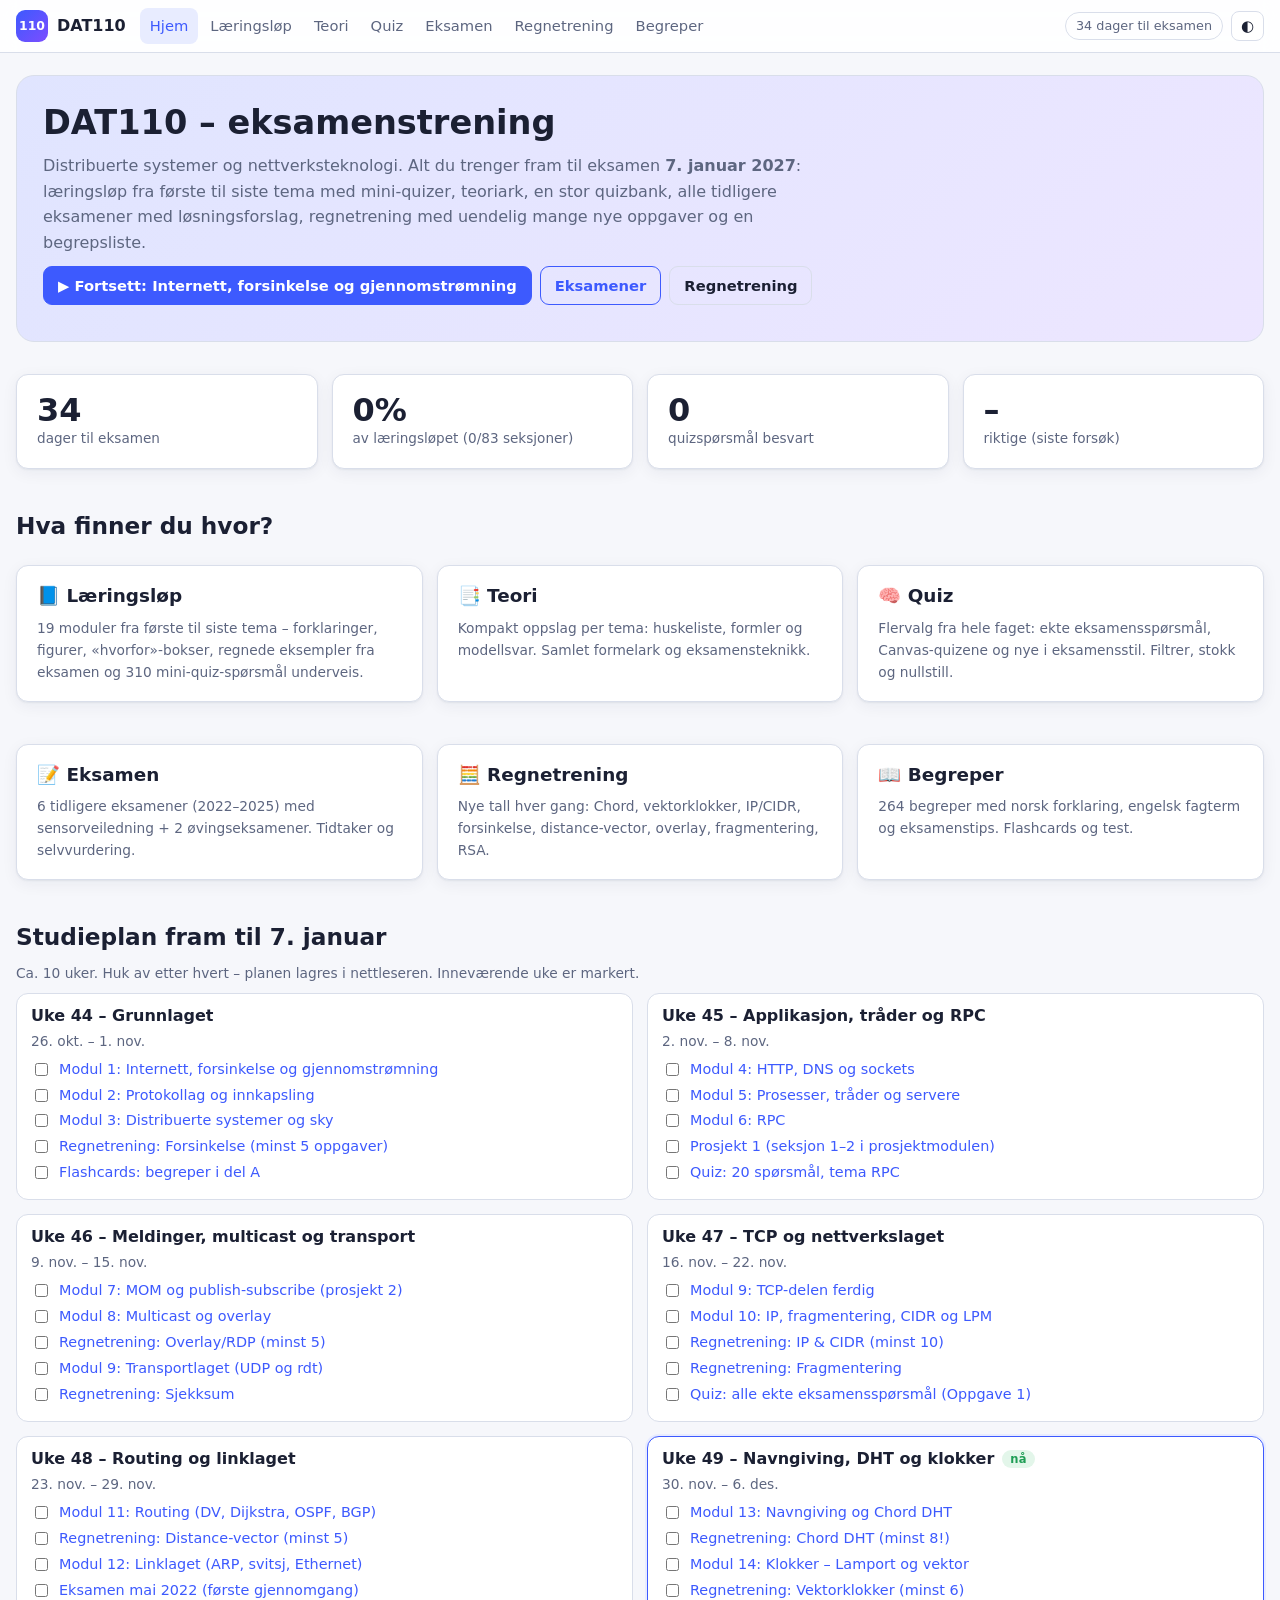
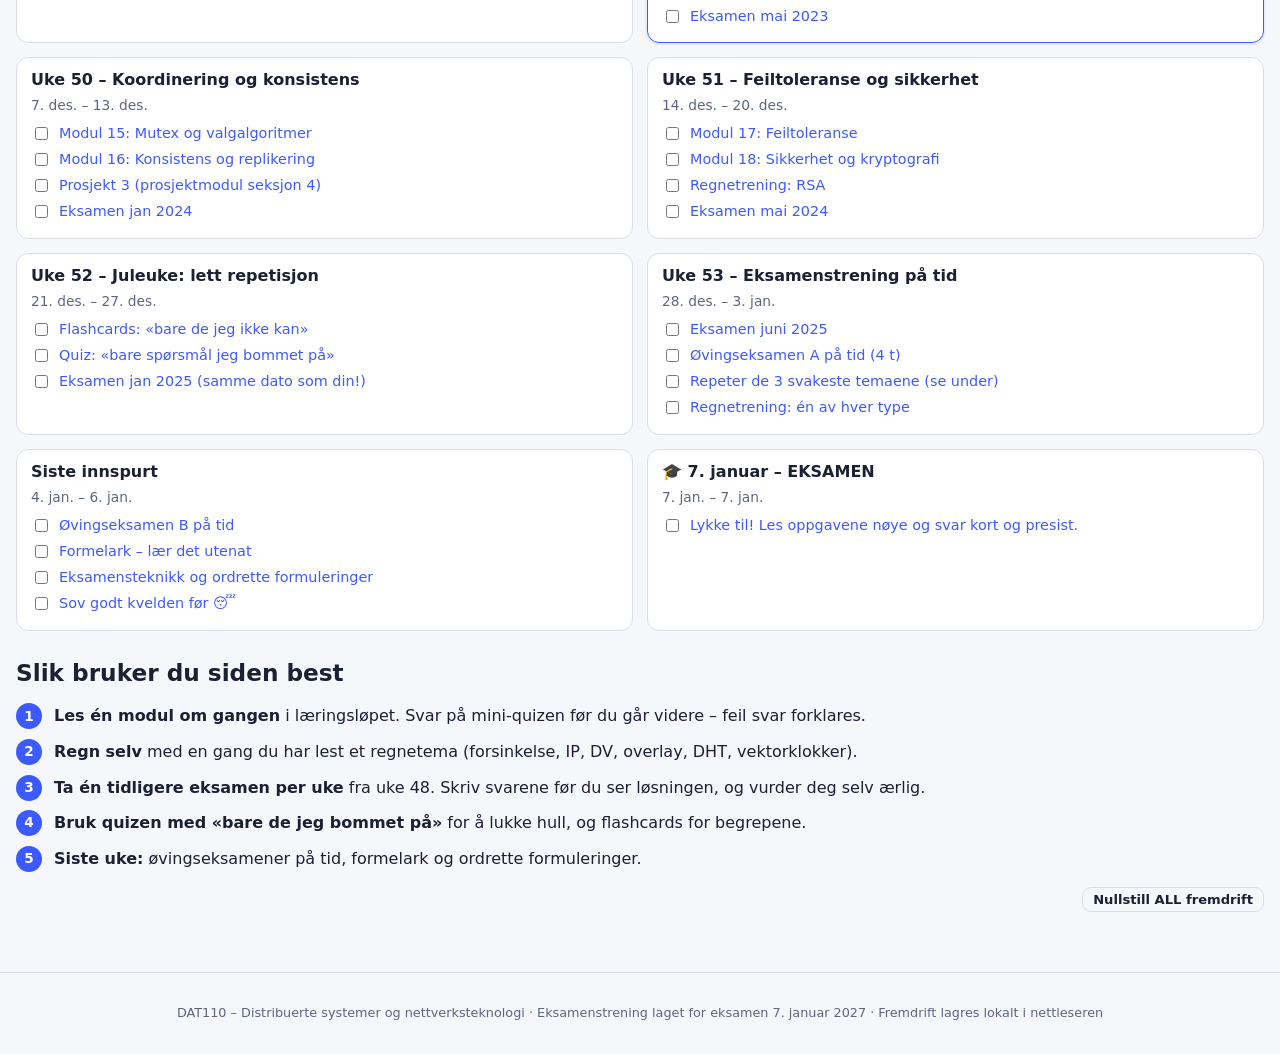
<file: index.html>
<!doctype html>
<html lang="no">
<head>
  <meta charset="utf-8">
  <meta name="viewport" content="width=device-width, initial-scale=1">
  <title>DAT110 Eksamenstrening</title>
  <meta name="description" content="Læringsløp, teori, quiz, tidligere eksamener og regnetrening for DAT110 – Distribuerte systemer og nettverksteknologi (HVL).">
  <link rel="stylesheet" href="assets/css/style.css">
</head>
<body data-page="home">
  <div class="container" id="home"></div>
  <script src="assets/js/core.js"></script>
  <script src="assets/data/modules/01-intro.js"></script>
  <script src="assets/data/modules/02-layers.js"></script>
  <script src="assets/data/modules/03-ds-intro.js"></script>
  <script src="assets/data/modules/04-app.js"></script>
  <script src="assets/data/modules/05-proc.js"></script>
  <script src="assets/data/modules/06-rpc.js"></script>
  <script src="assets/data/modules/07-mom.js"></script>
  <script src="assets/data/modules/08-mcast.js"></script>
  <script src="assets/data/modules/09-transport.js"></script>
  <script src="assets/data/modules/10-network.js"></script>
  <script src="assets/data/modules/11-routing.js"></script>
  <script src="assets/data/modules/12-link.js"></script>
  <script src="assets/data/modules/13-naming.js"></script>
  <script src="assets/data/modules/14-clocks.js"></script>
  <script src="assets/data/modules/15-mutex.js"></script>
  <script src="assets/data/modules/16-consistency.js"></script>
  <script src="assets/data/modules/17-fault.js"></script>
  <script src="assets/data/modules/18-security.js"></script>
  <script src="assets/data/modules/19-projects.js"></script>
  <script src="assets/data/glossary-data.js"></script>
  <script src="assets/js/home.js"></script>
</body>
</html>
</file>
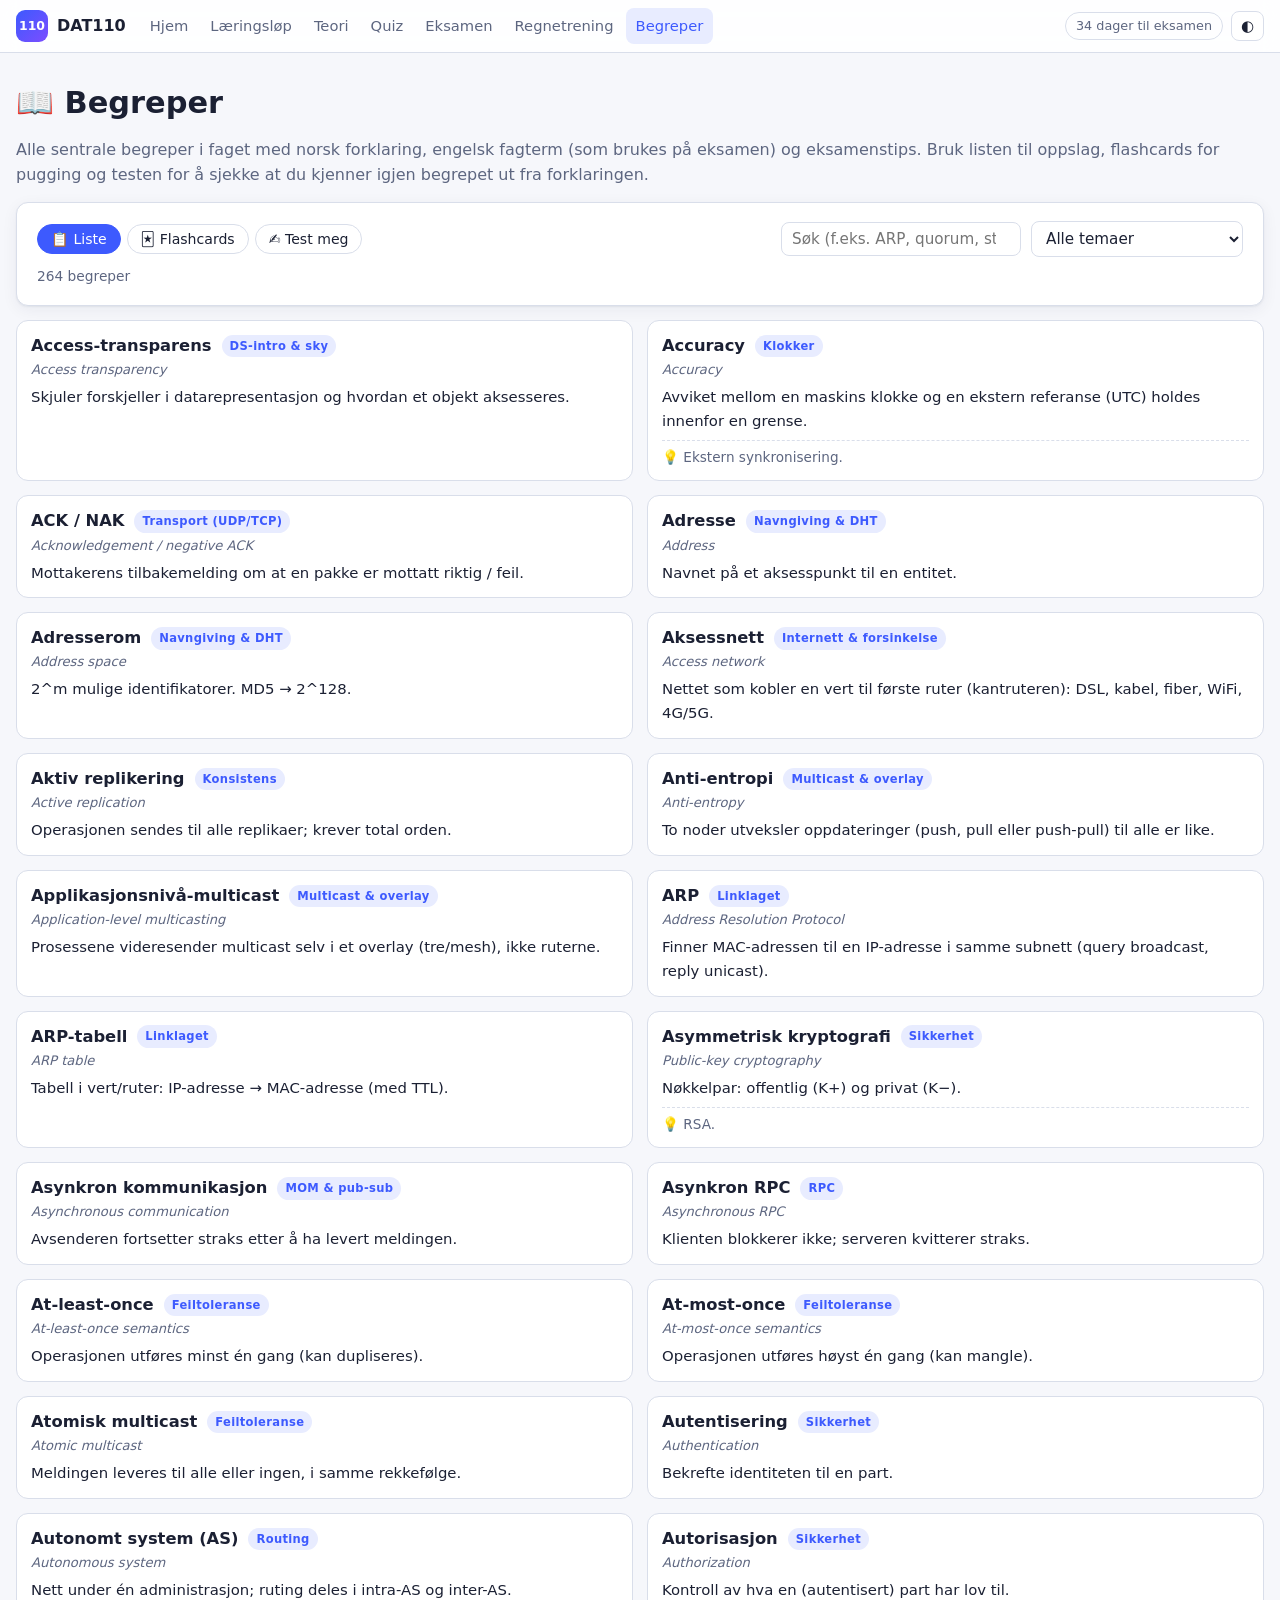
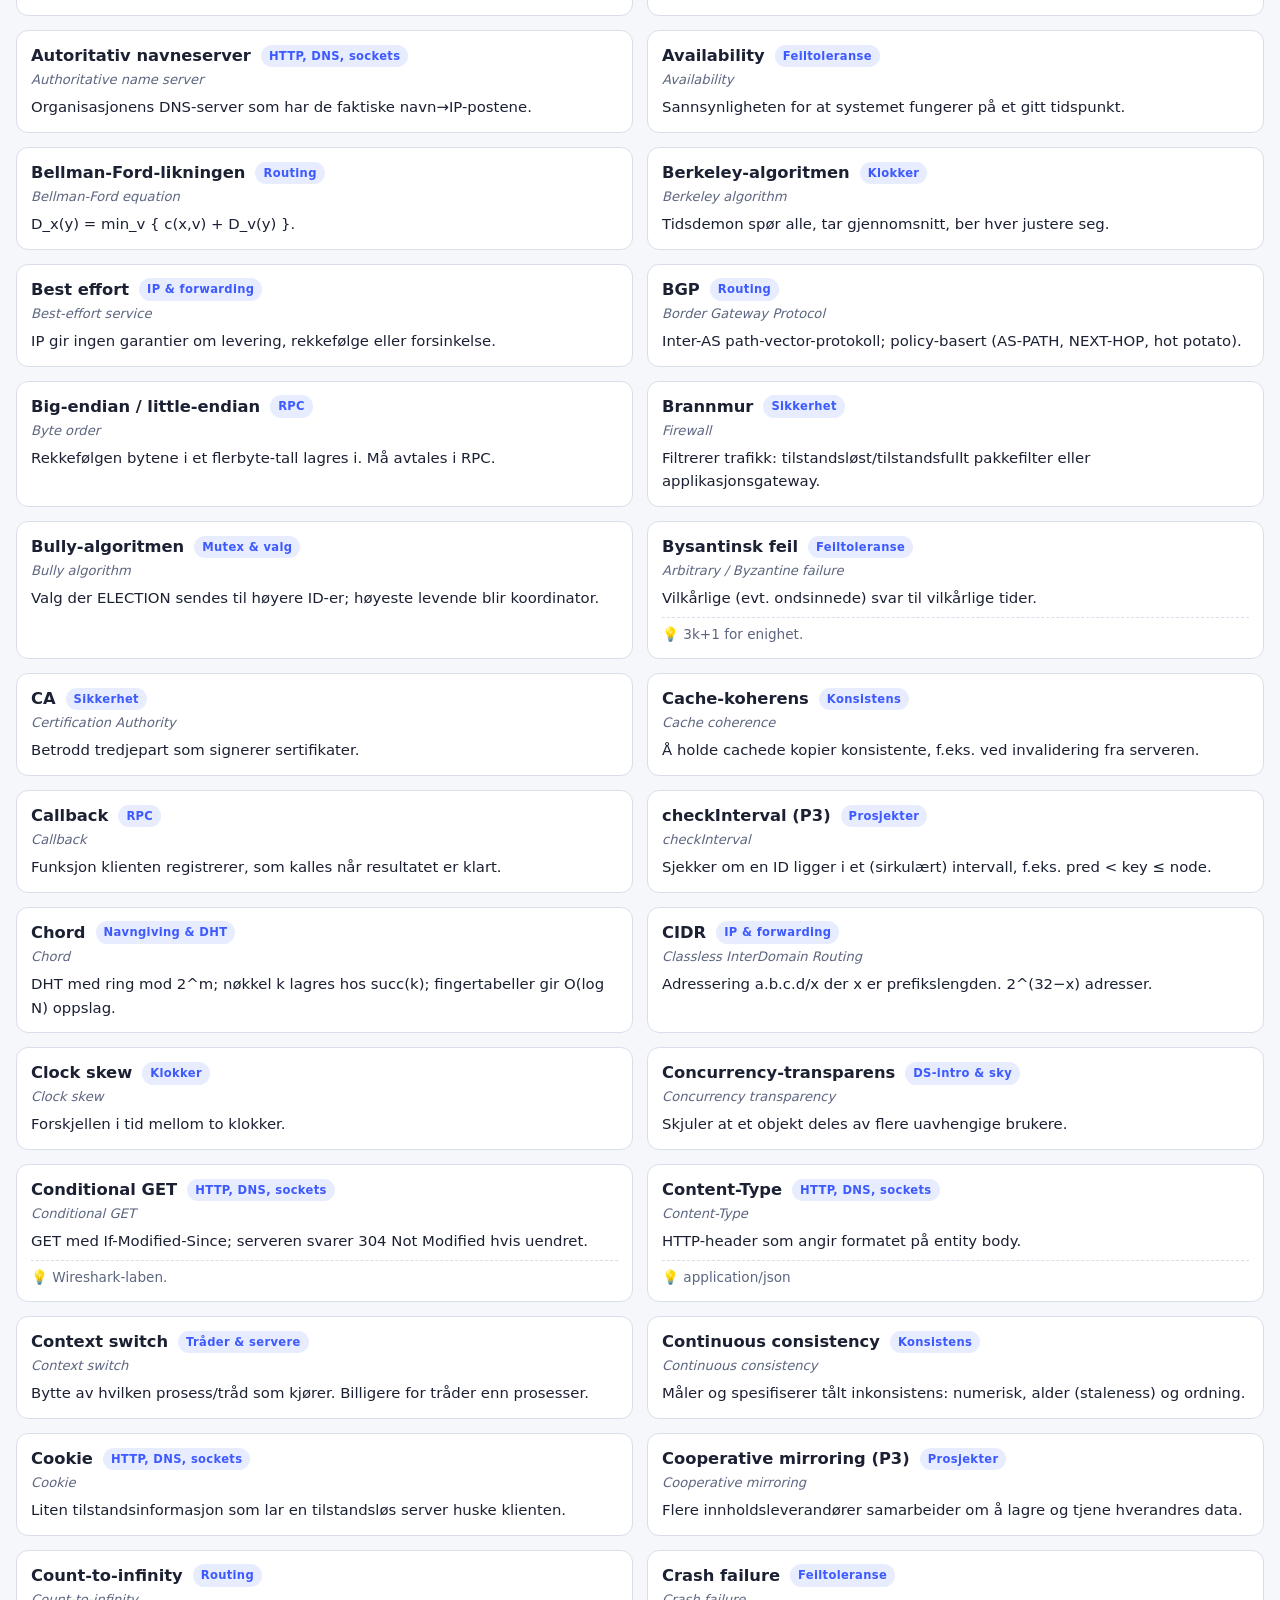
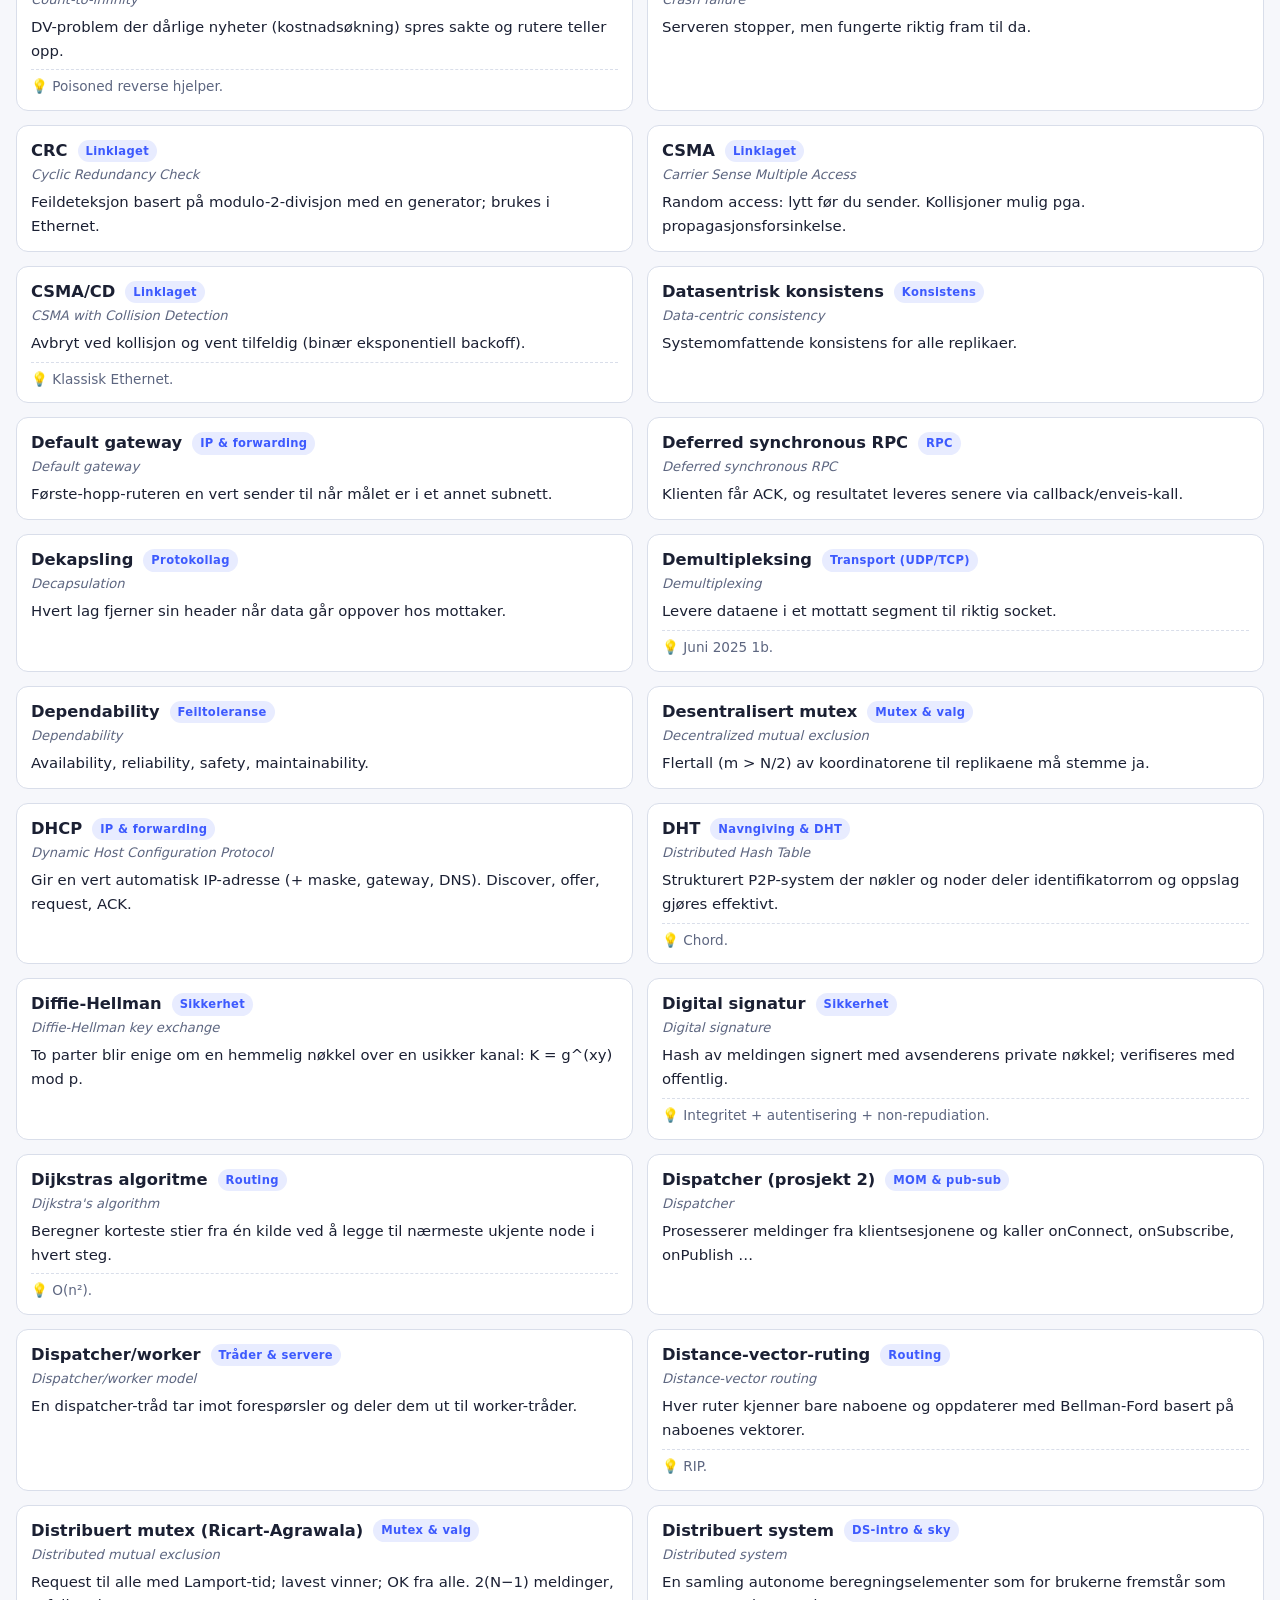
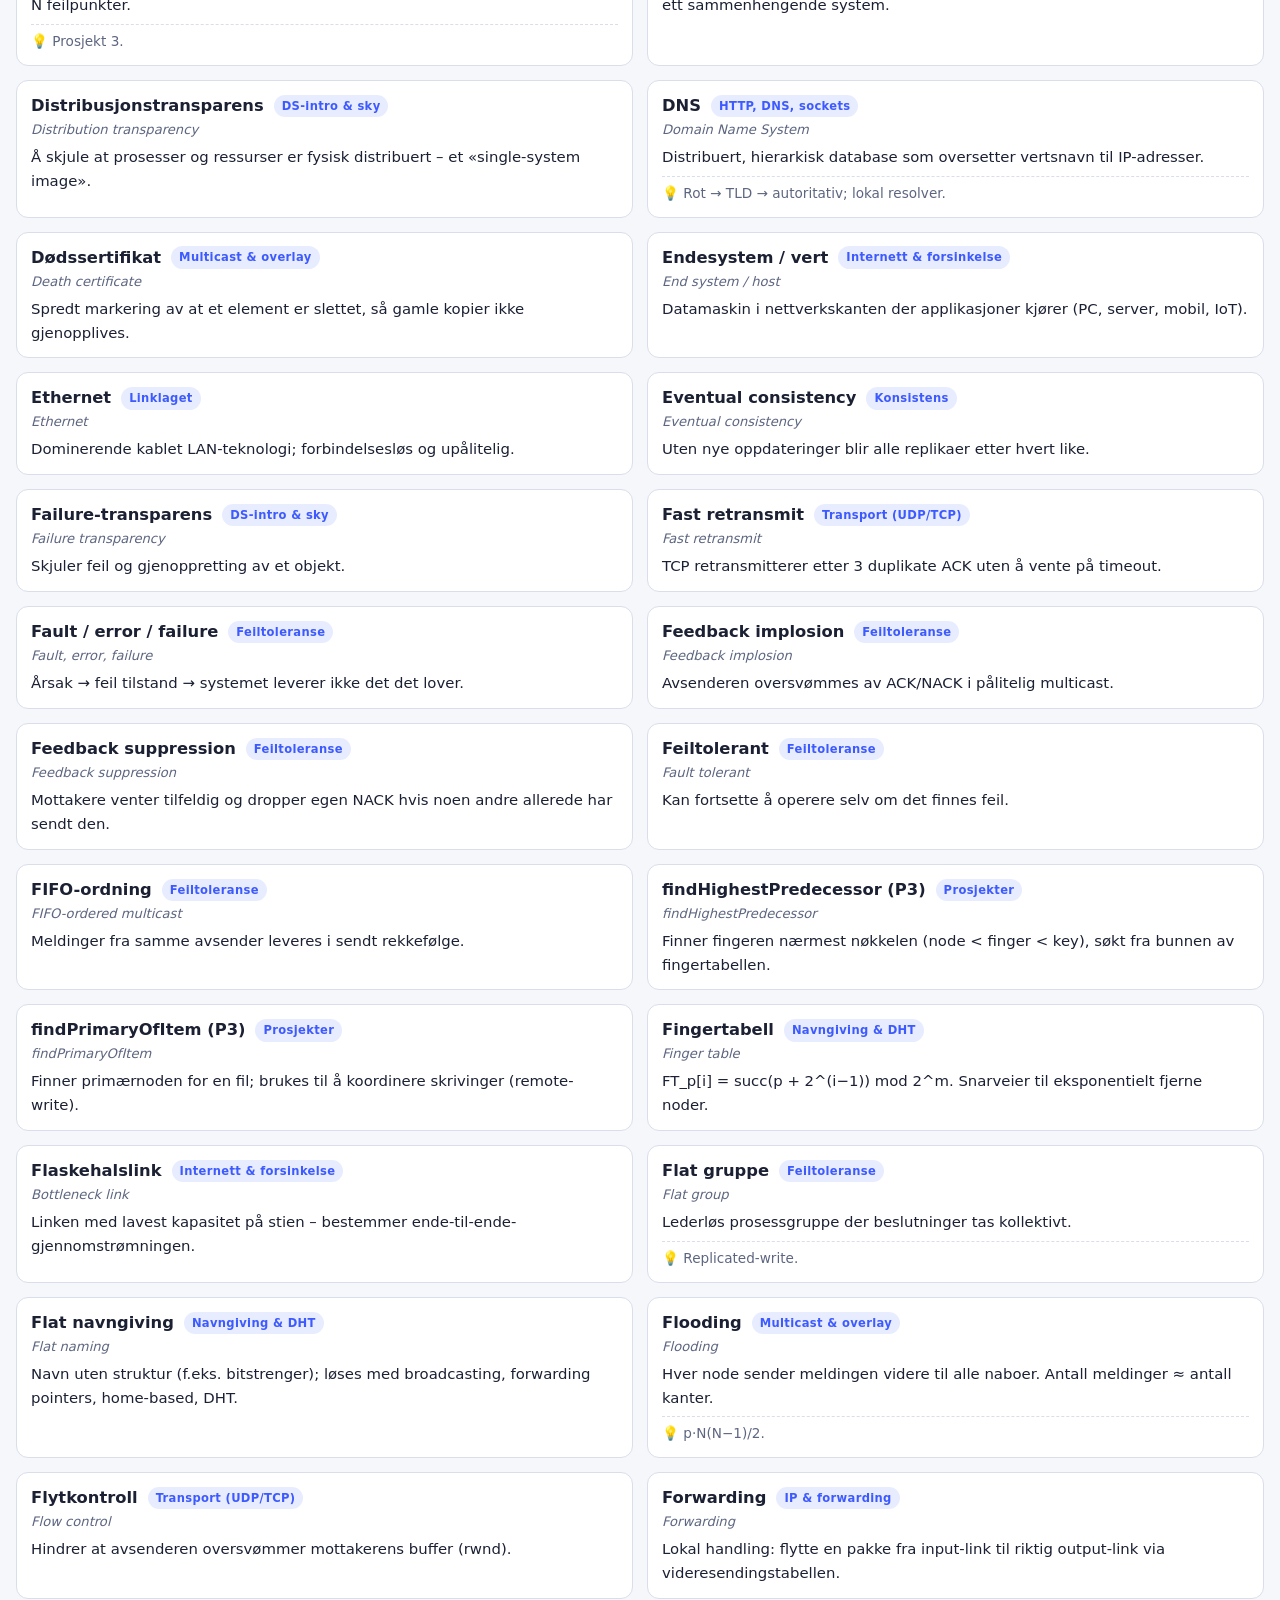
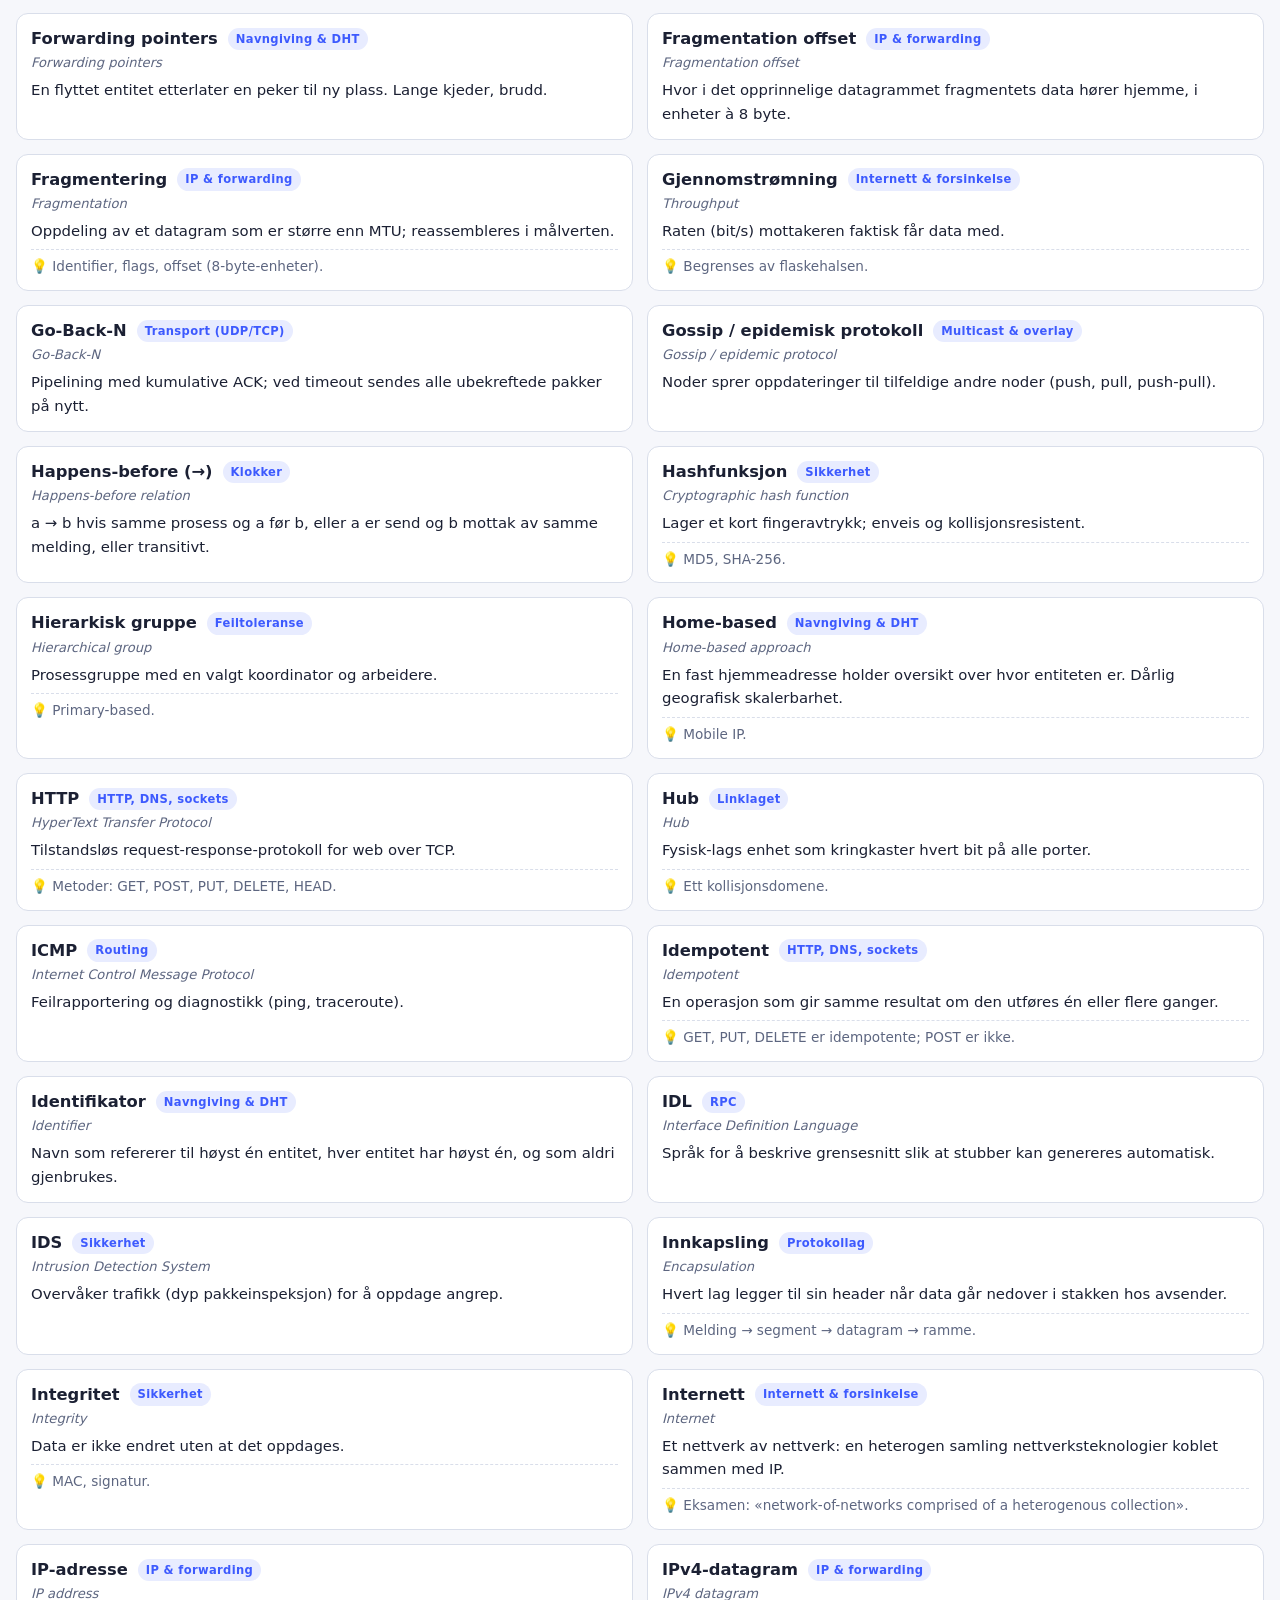
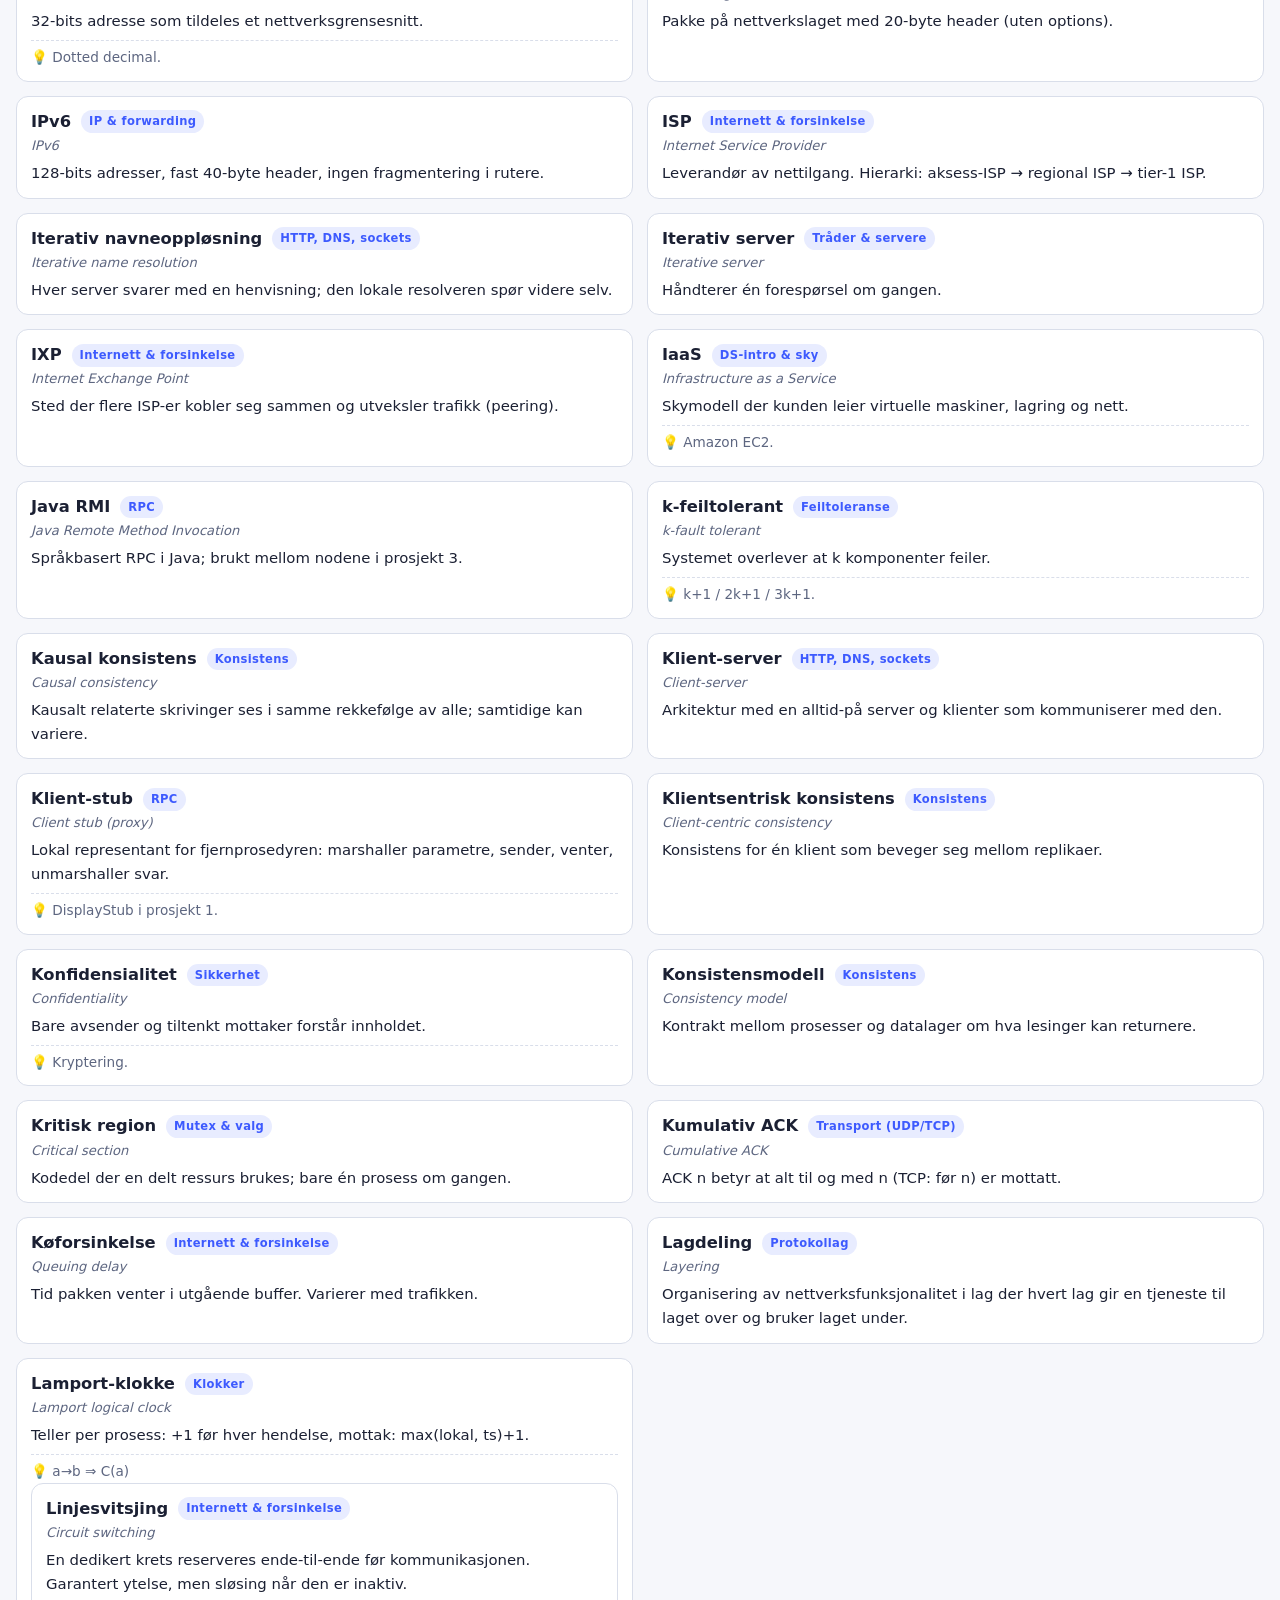
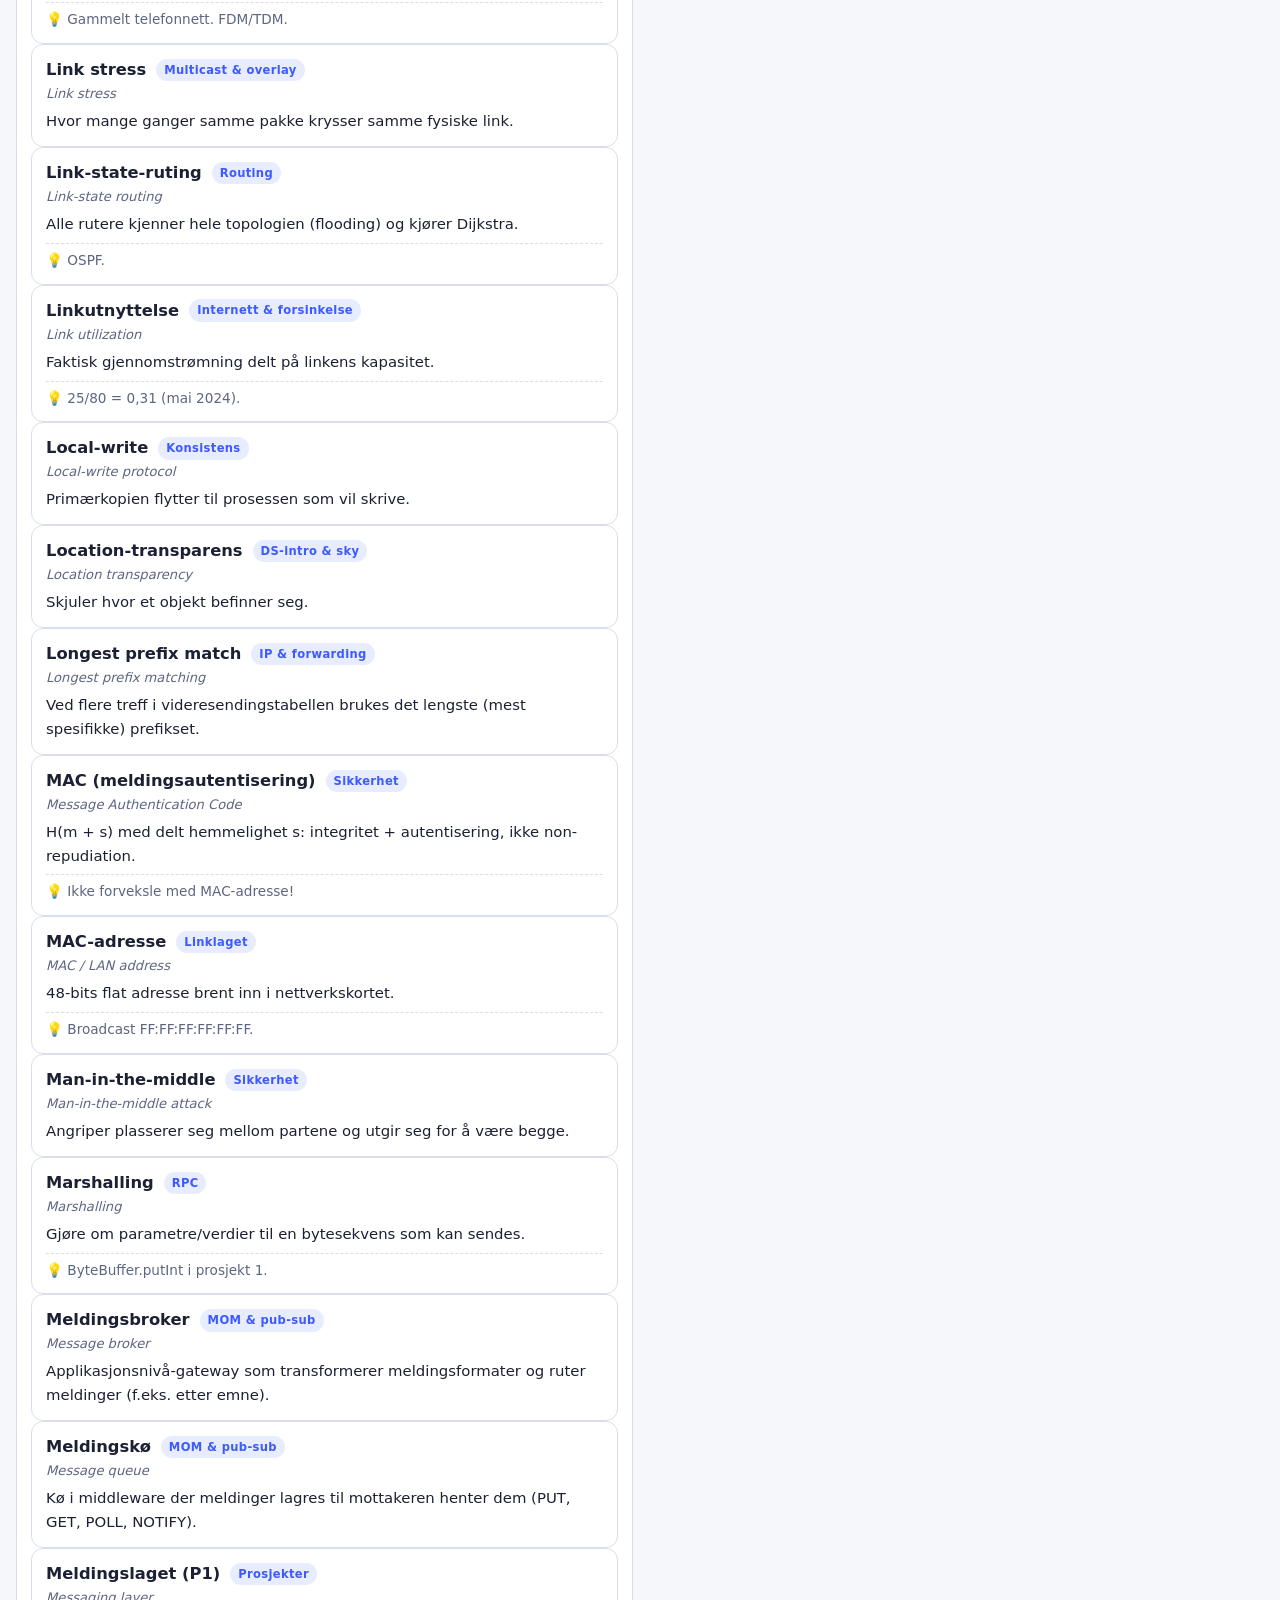
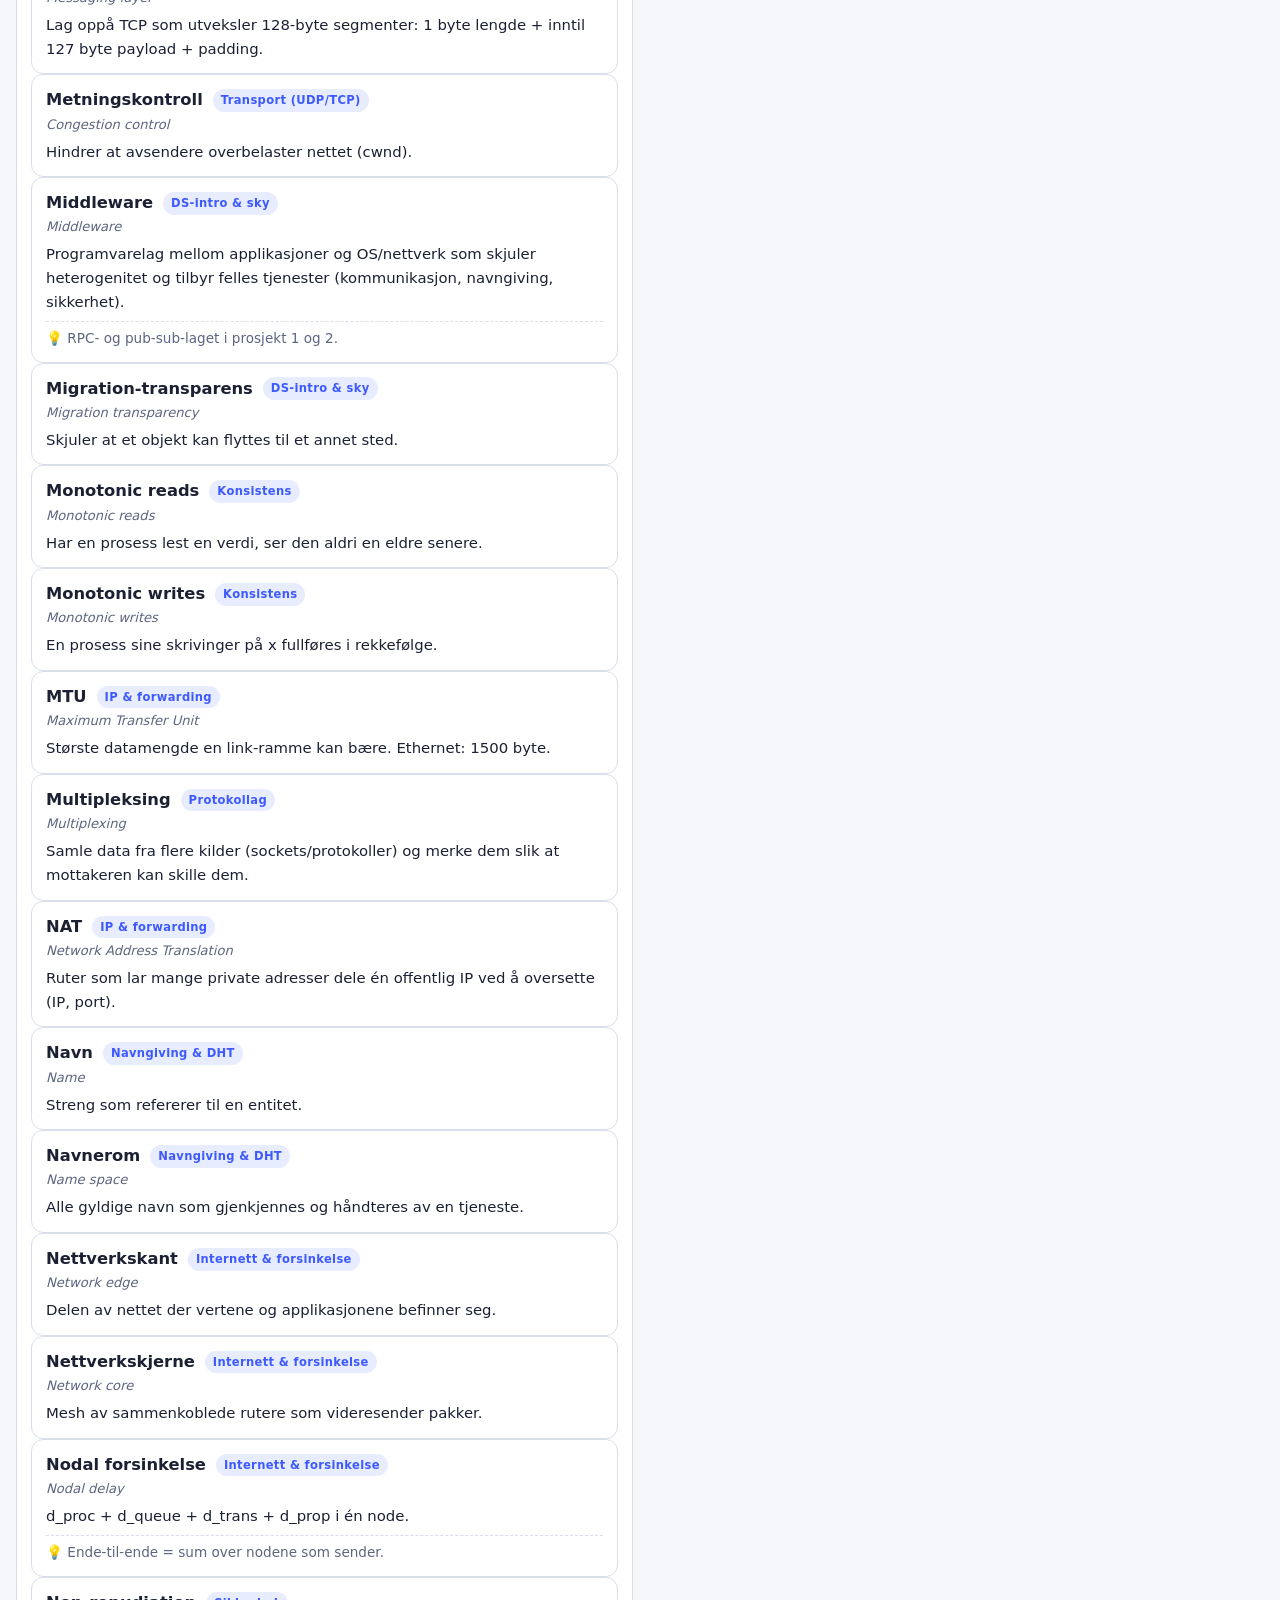
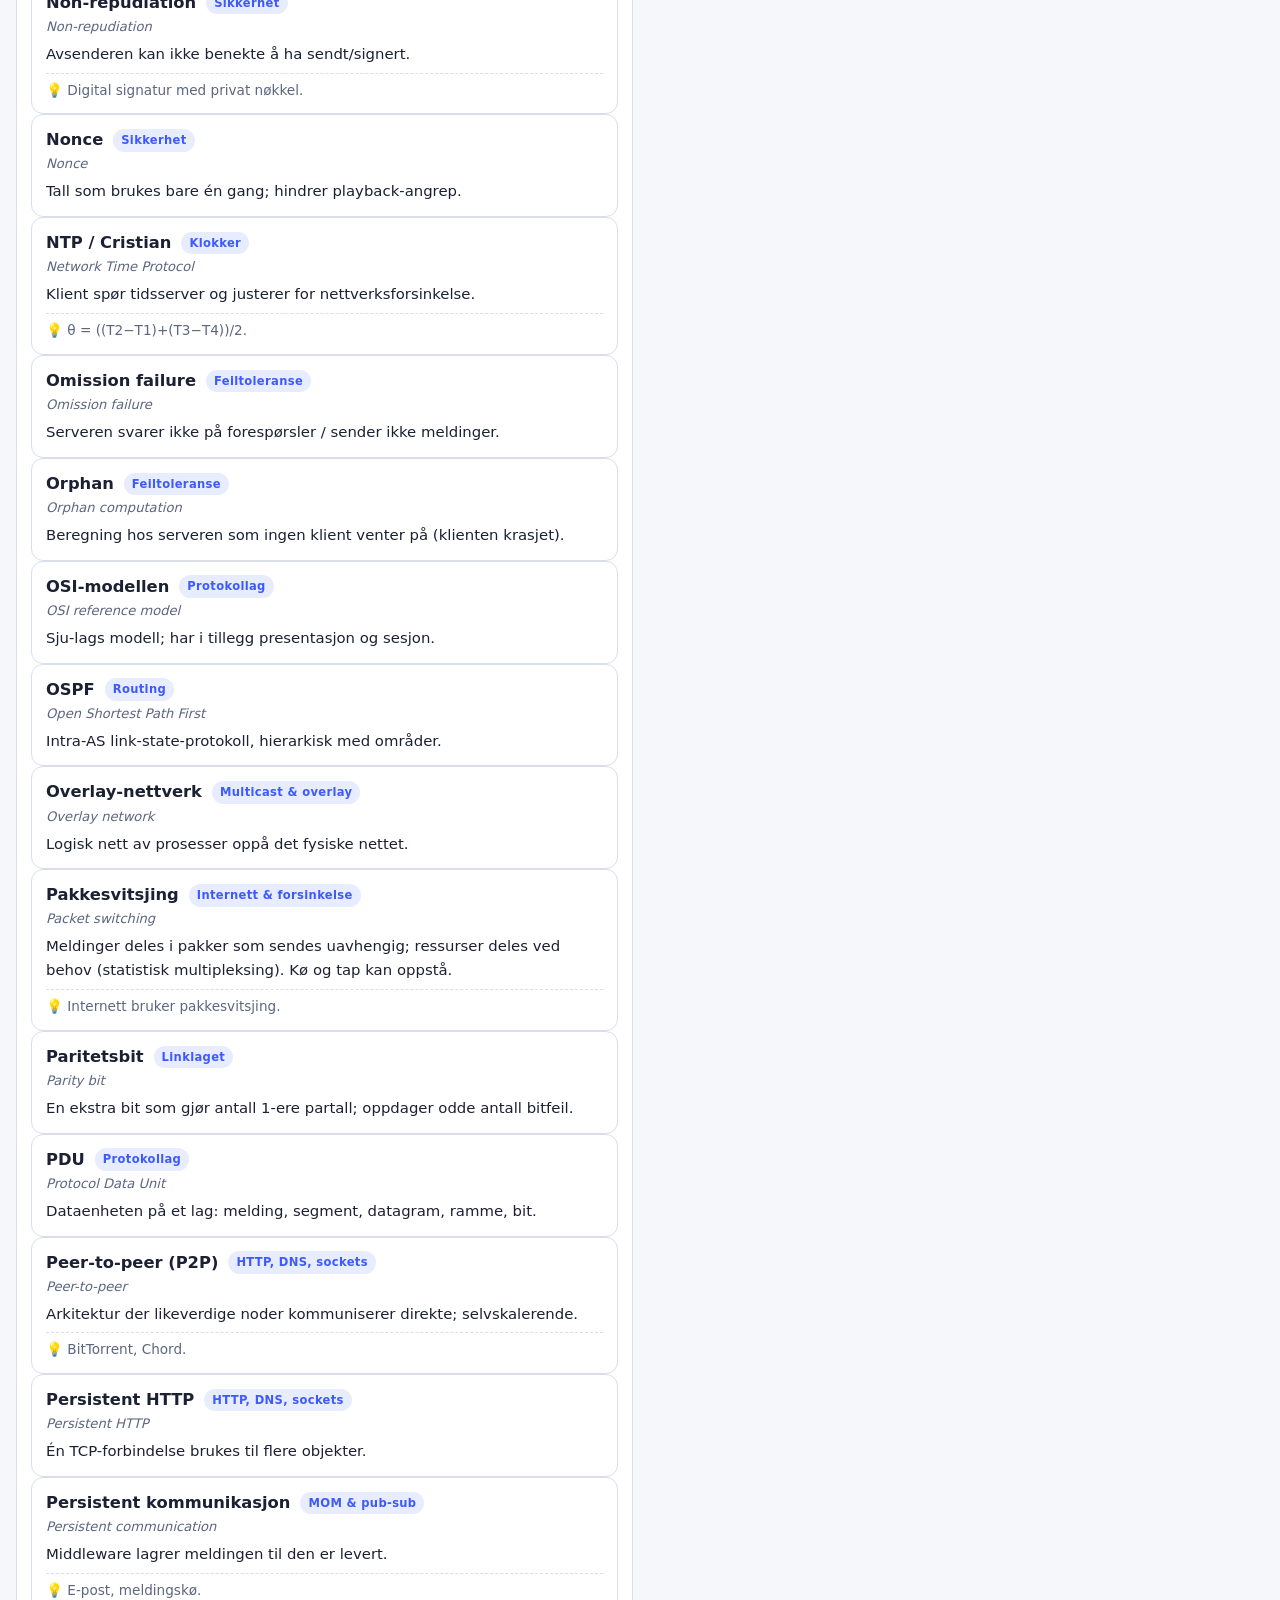
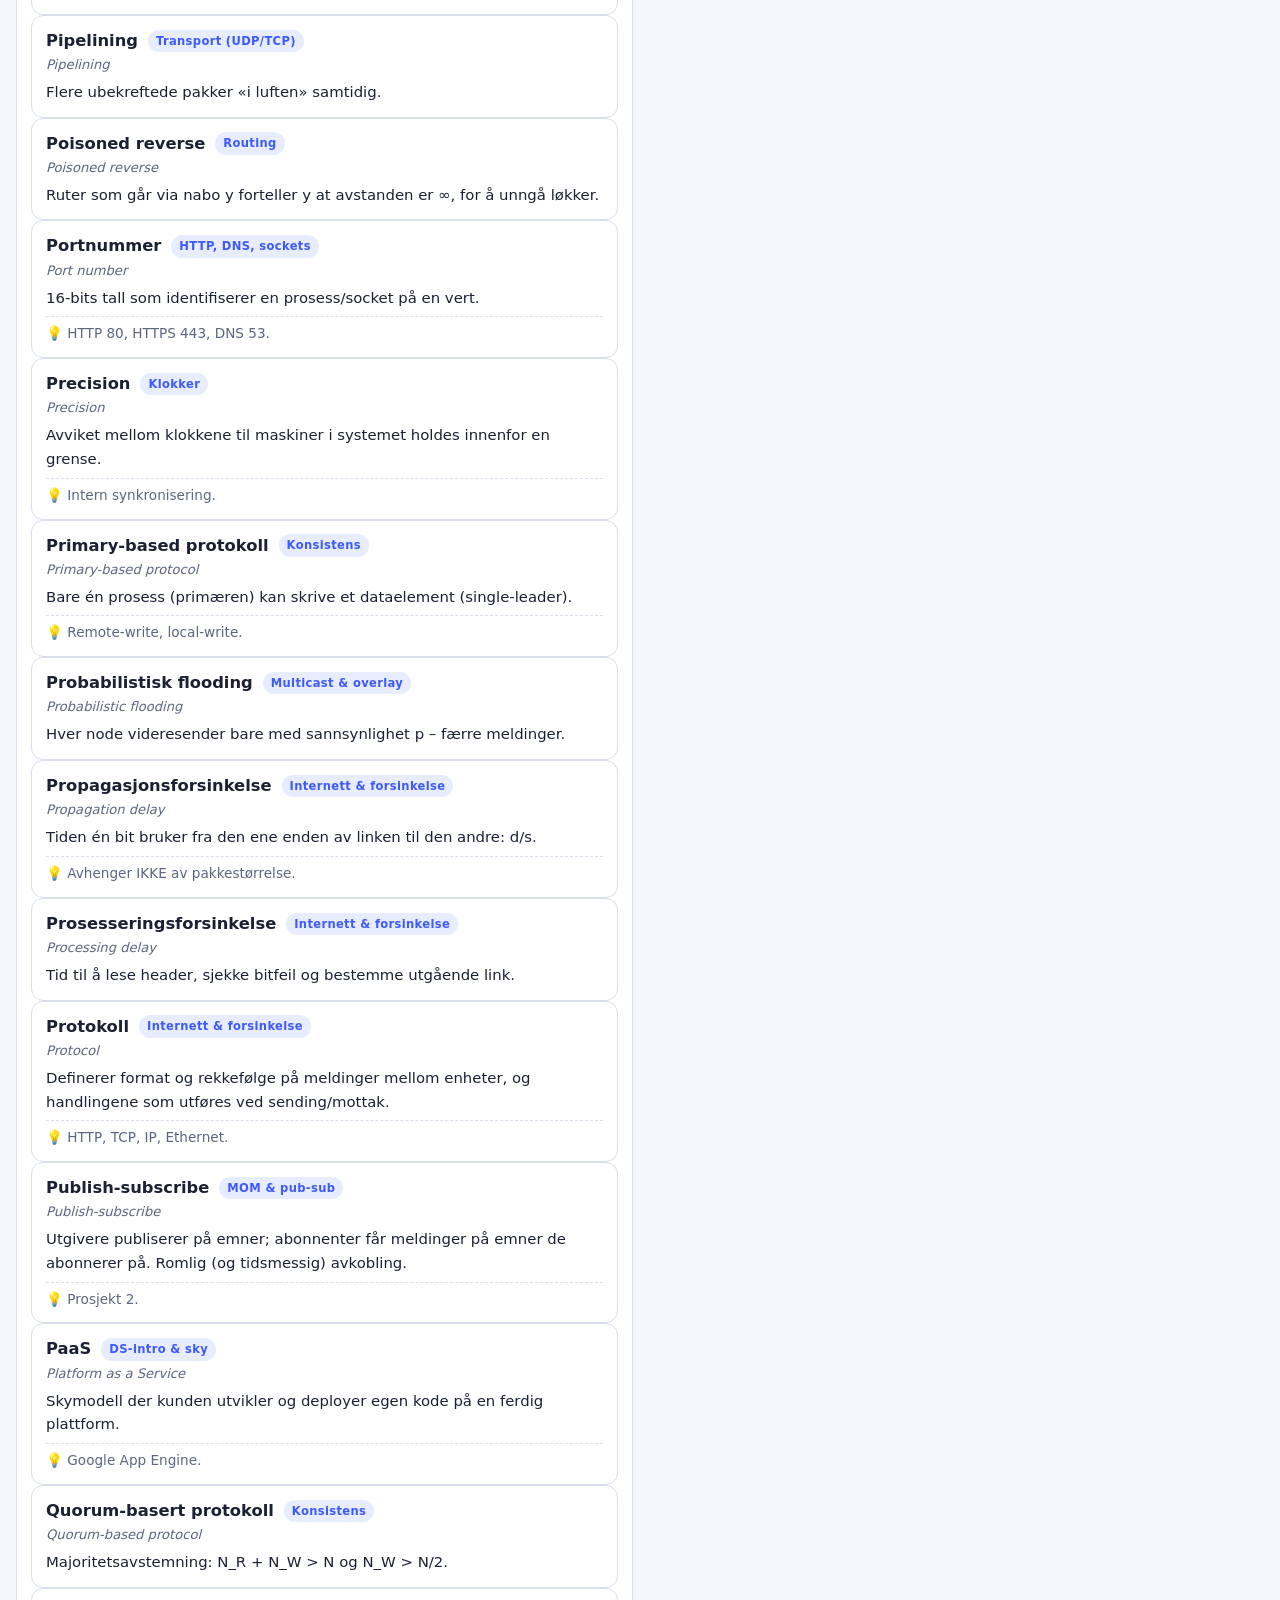
<file: begreper.html>
<!doctype html>
<html lang="no">
<head>
  <meta charset="utf-8">
  <meta name="viewport" content="width=device-width, initial-scale=1">
  <title>Begreper – DAT110</title>
  <link rel="stylesheet" href="assets/css/style.css">
</head>
<body data-page="glossary">
  <div class="container">
    <h1>📖 Begreper</h1>
    <p class="muted">Alle sentrale begreper i faget med norsk forklaring, engelsk fagterm (som brukes på eksamen) og eksamenstips. Bruk listen til oppslag, flashcards for pugging og testen for å sjekke at du kjenner igjen begrepet ut fra forklaringen.</p>
    <div class="card">
      <div class="flex">
        <div class="trainer-tabs" style="margin:0">
          <button data-mode="list" class="active">📋 Liste</button>
          <button data-mode="cards">🃏 Flashcards</button>
          <button data-mode="test">✍️ Test meg</button>
        </div>
        <span class="spacer"></span>
        <input type="search" id="glSearch" placeholder="Søk (f.eks. ARP, quorum, stub …)" style="min-width:240px">
        <select id="glTopic"></select>
      </div>
      <div class="flex hidden" id="cardOpts" style="margin-top:10px">
        <label class="small"><input type="checkbox" id="glOnlyUnknown"> Bare begreper jeg ikke kan</label>
        <label class="small"><input type="checkbox" id="glEnFirst"> Vis engelsk term først</label>
        <button class="btn small ghost" id="glReset">↺ Nullstill «kan»-markeringer</button>
      </div>
      <div class="small muted" id="glCount" style="margin-top:8px"></div>
    </div>
    <div id="glOut"></div>
  </div>
  <script src="assets/js/core.js"></script>
  <script src="assets/data/glossary-data.js"></script>
  <script src="assets/js/glossary.js"></script>
</body>
</html>
</file>
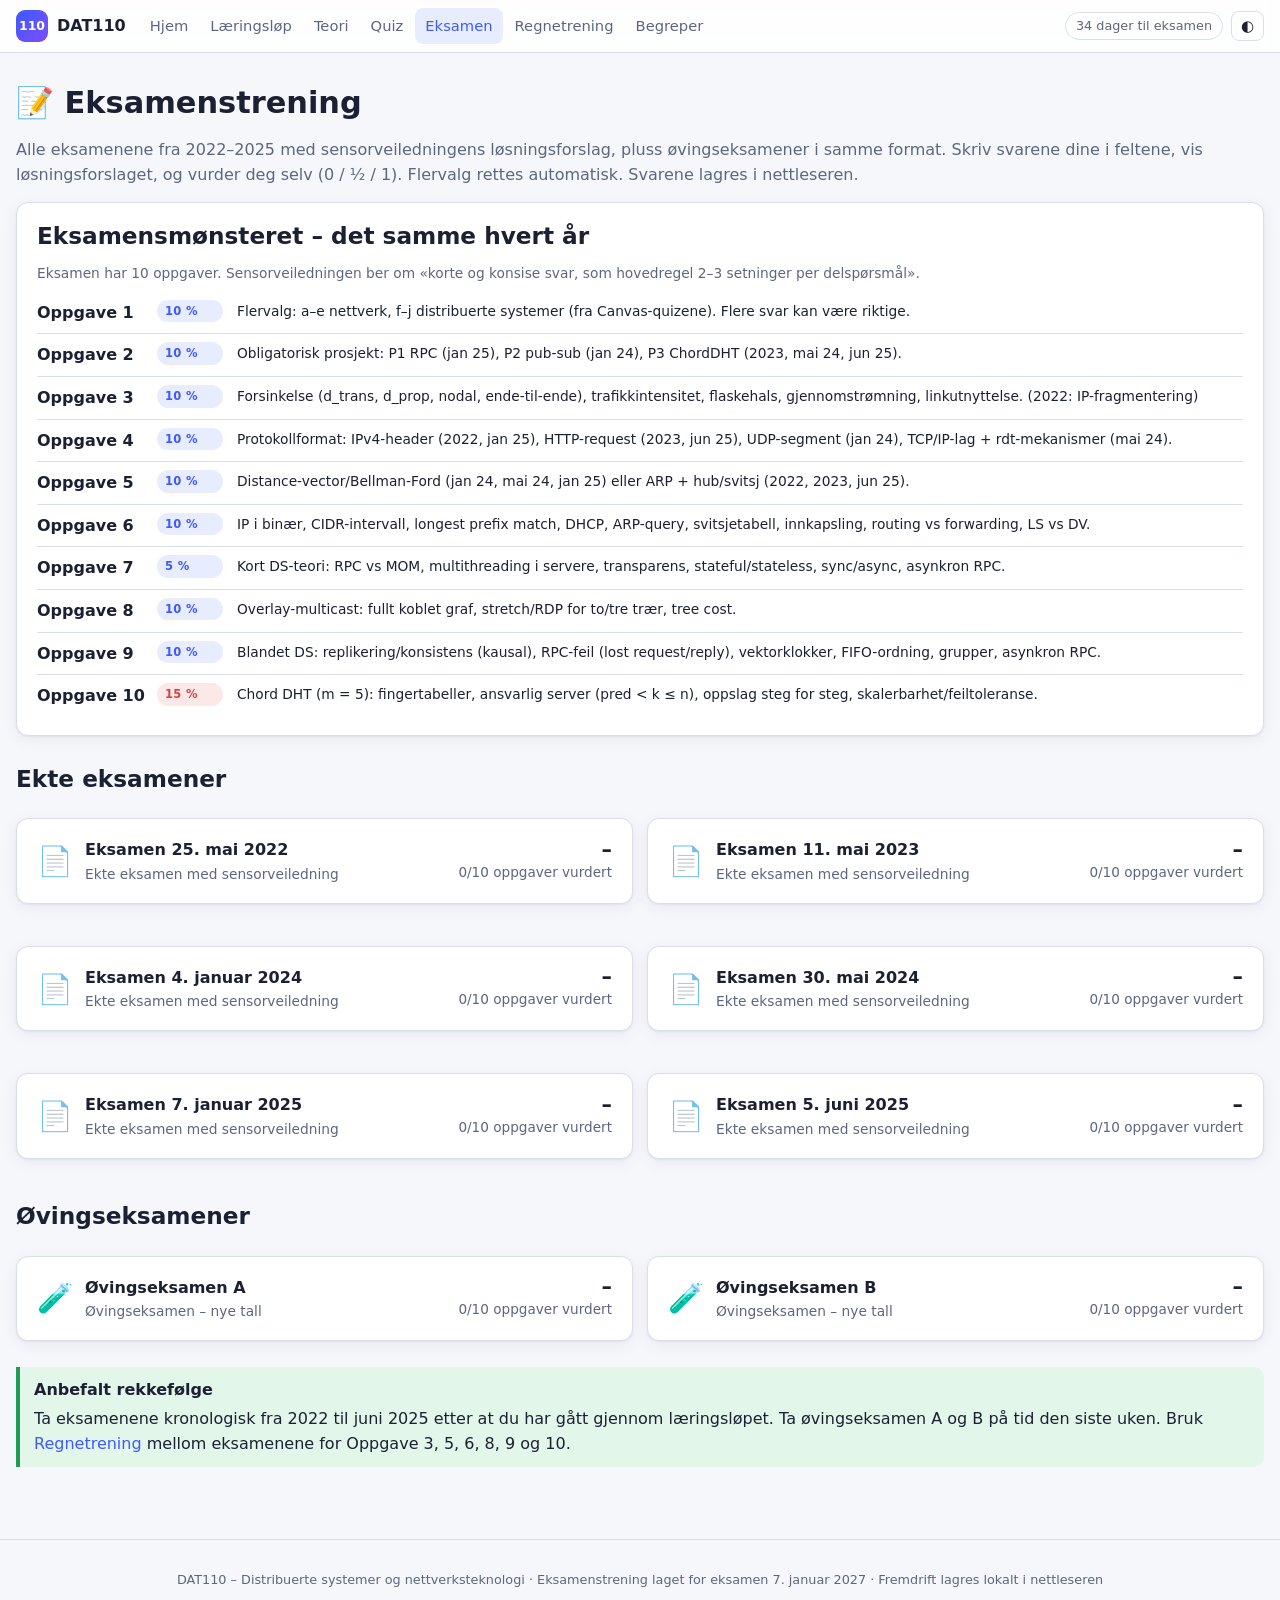
<file: eksamen.html>
<!doctype html>
<html lang="no">
<head>
  <meta charset="utf-8">
  <meta name="viewport" content="width=device-width, initial-scale=1">
  <title>Eksamen – DAT110</title>
  <link rel="stylesheet" href="assets/css/style.css">
</head>
<body data-page="exam">
  <div class="container"><div id="examRoot"></div></div>
  <script src="assets/js/core.js"></script>
  <script src="assets/js/figs.js"></script>
  <script src="assets/data/quiz-exam.js"></script>
  <script src="assets/data/exam-figs.js"></script>
  <script src="assets/data/exams-past.js"></script>
  <script src="assets/data/exams-mock.js"></script>
  <script src="assets/js/exam.js"></script>
</body>
</html>
</file>
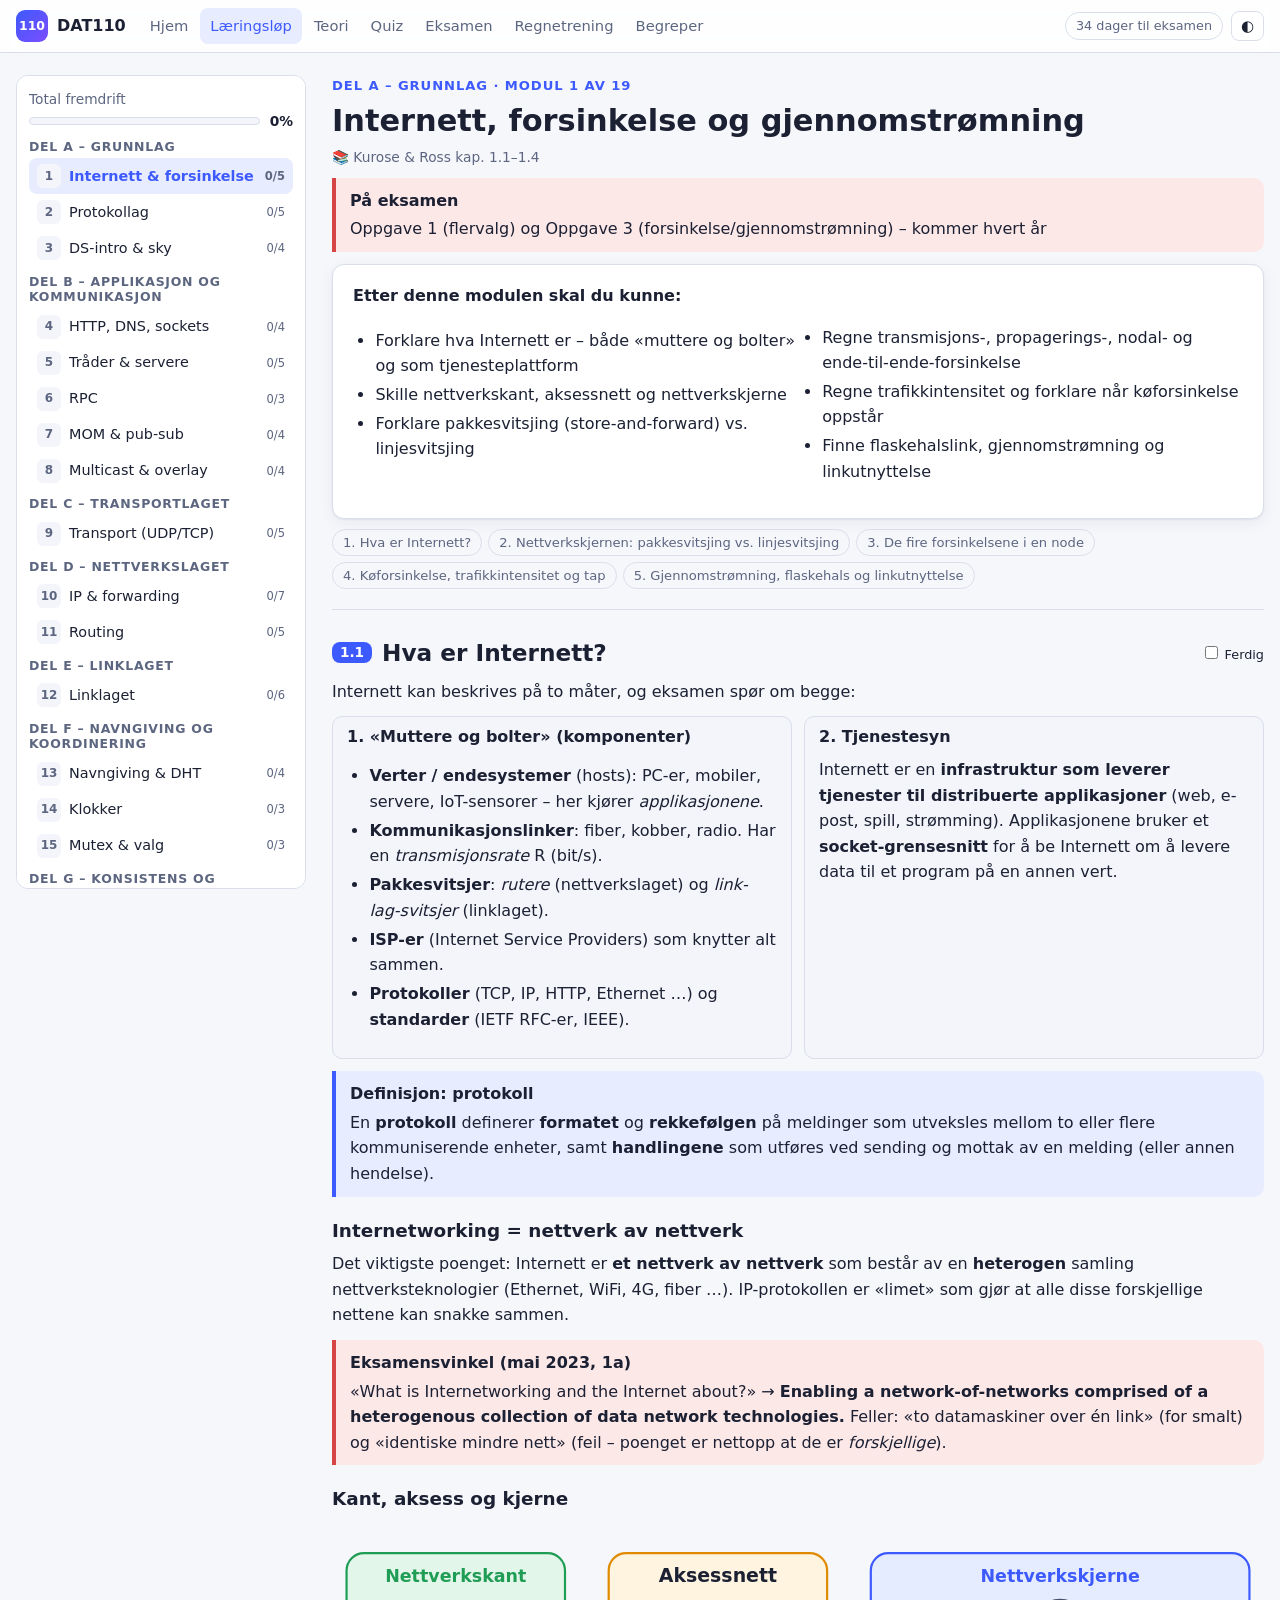
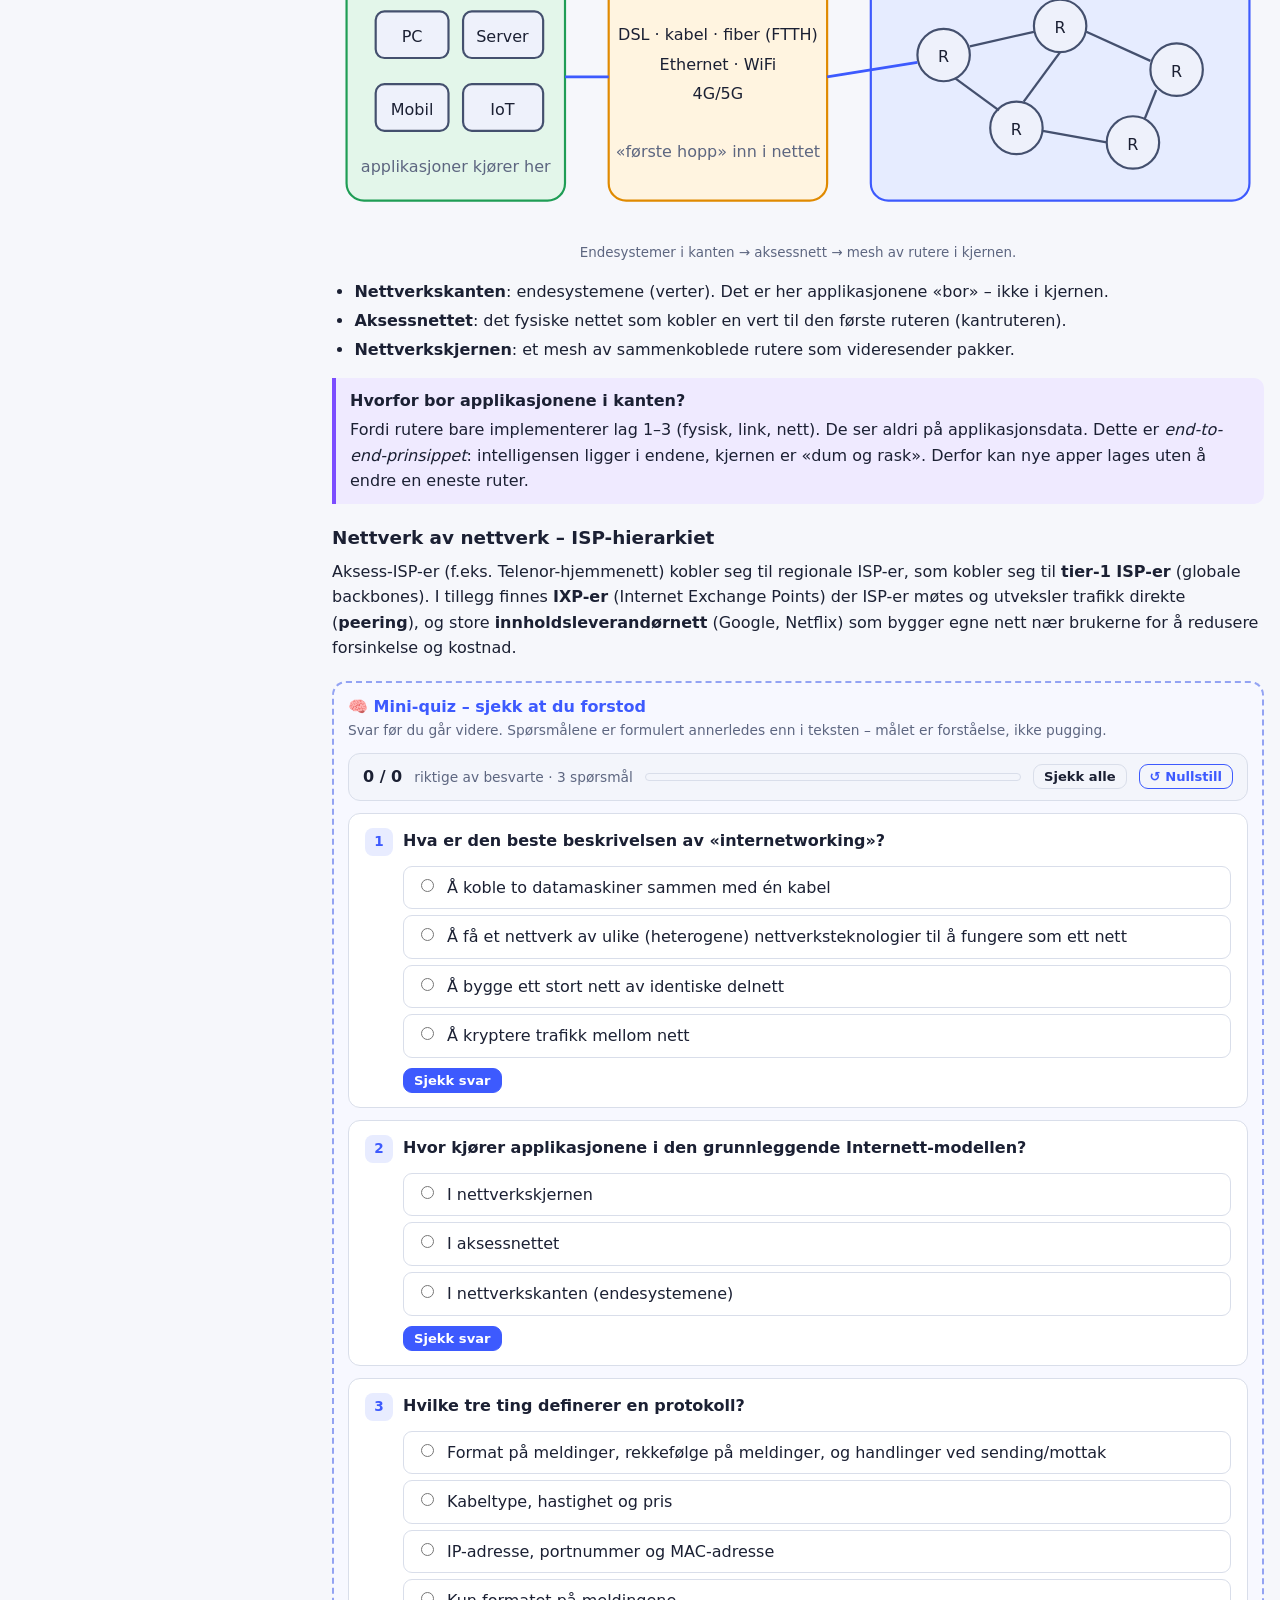
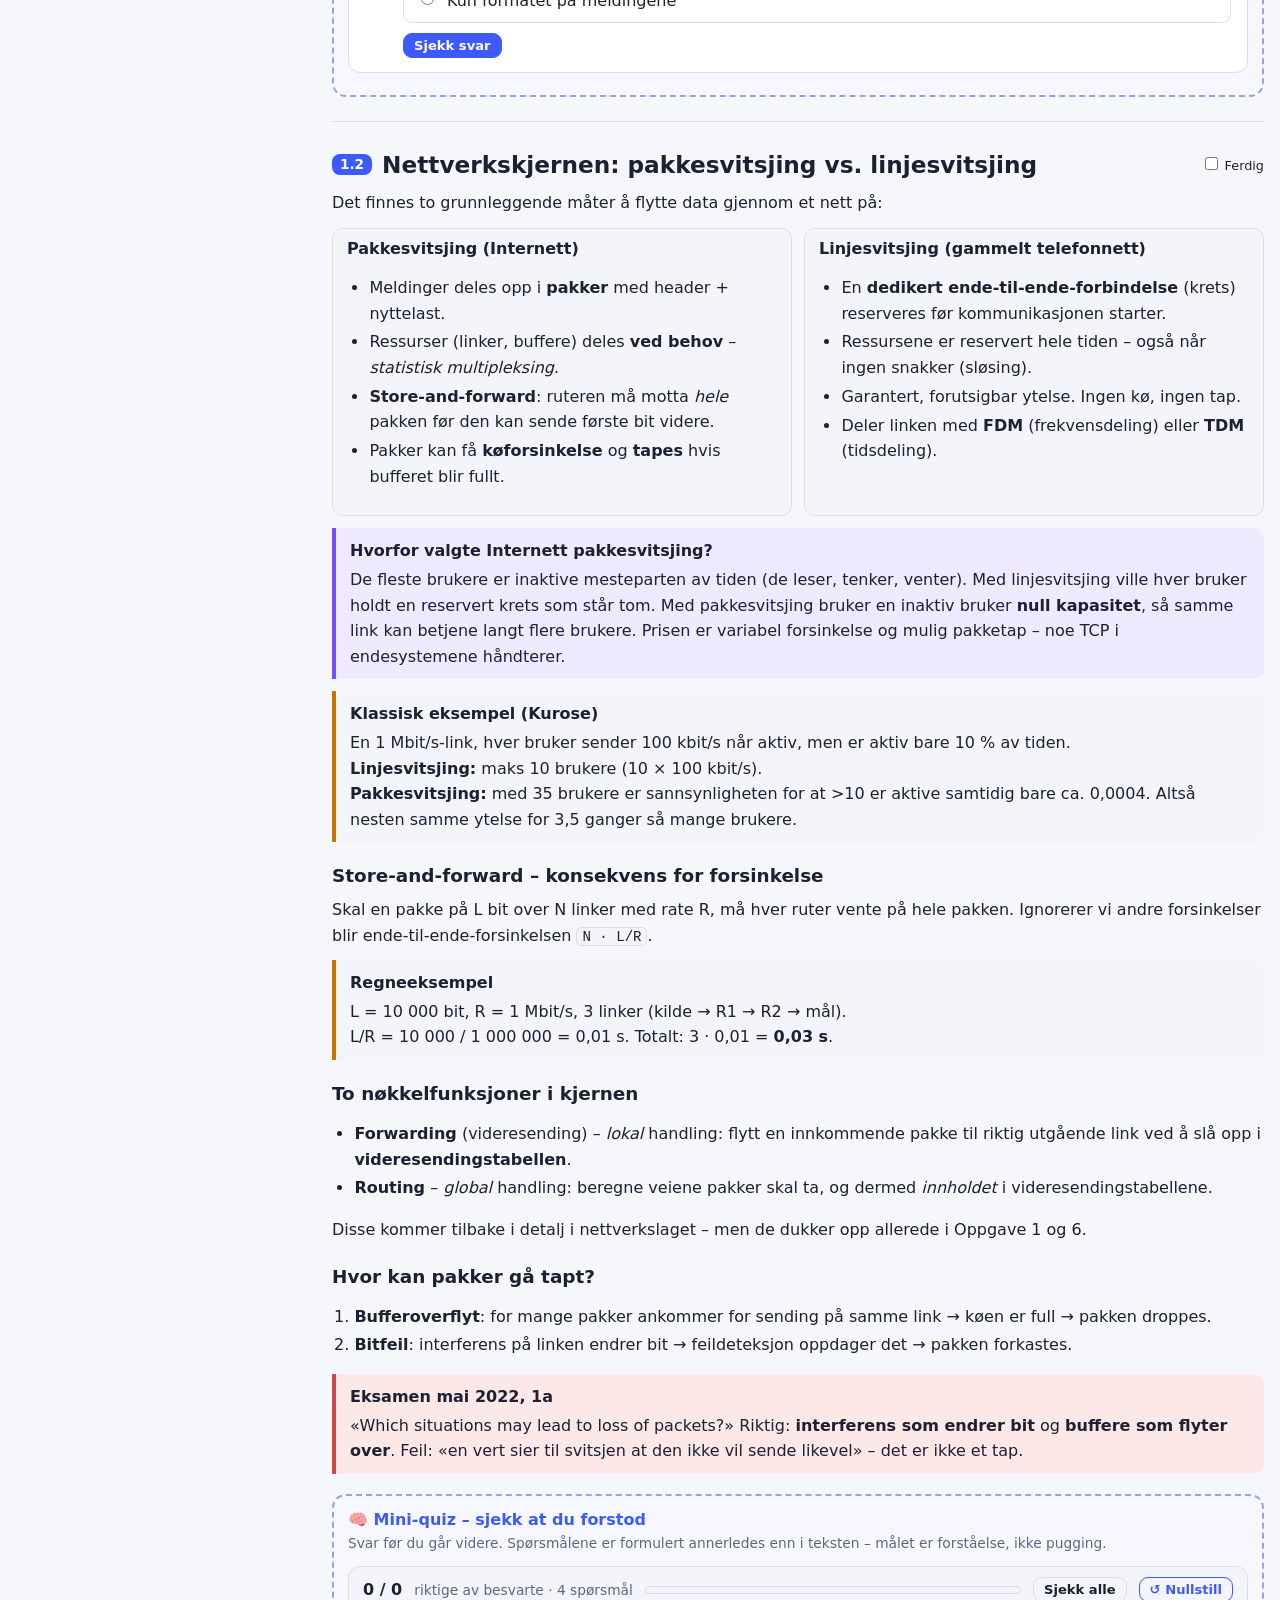
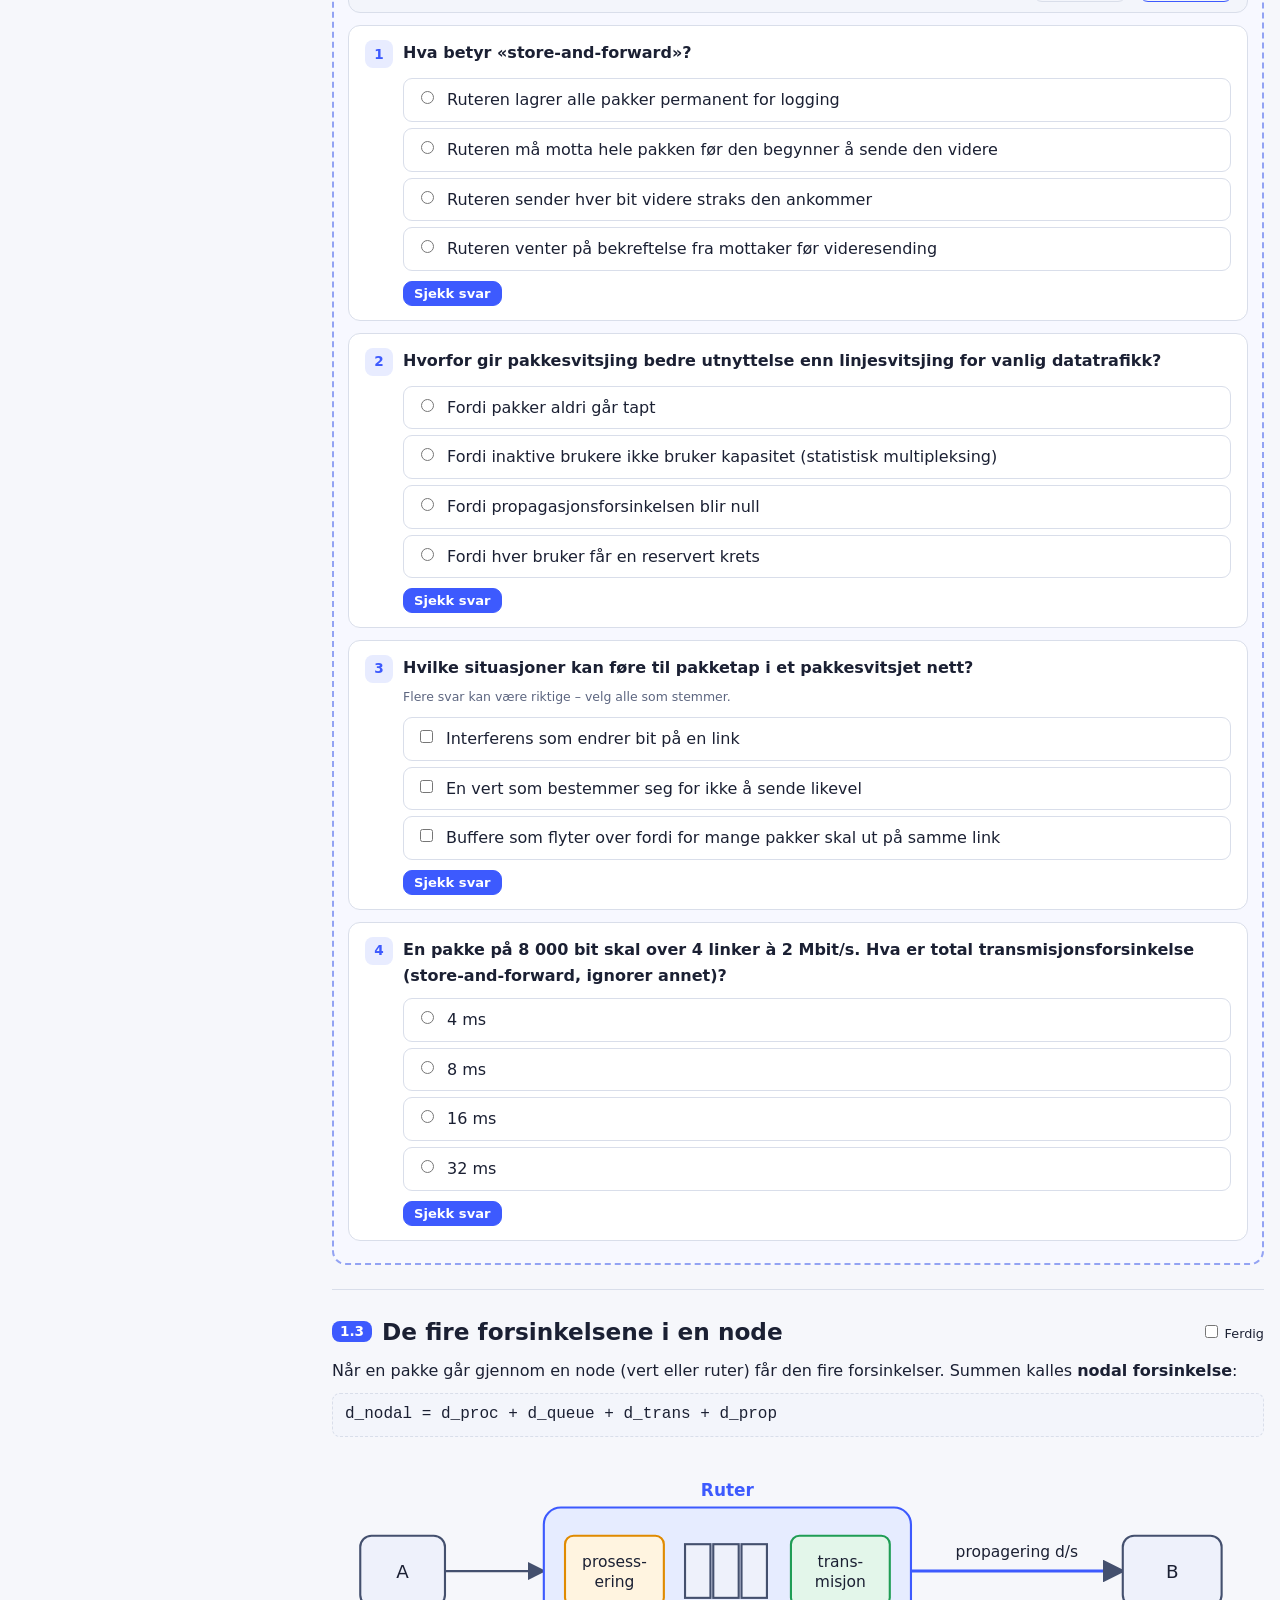
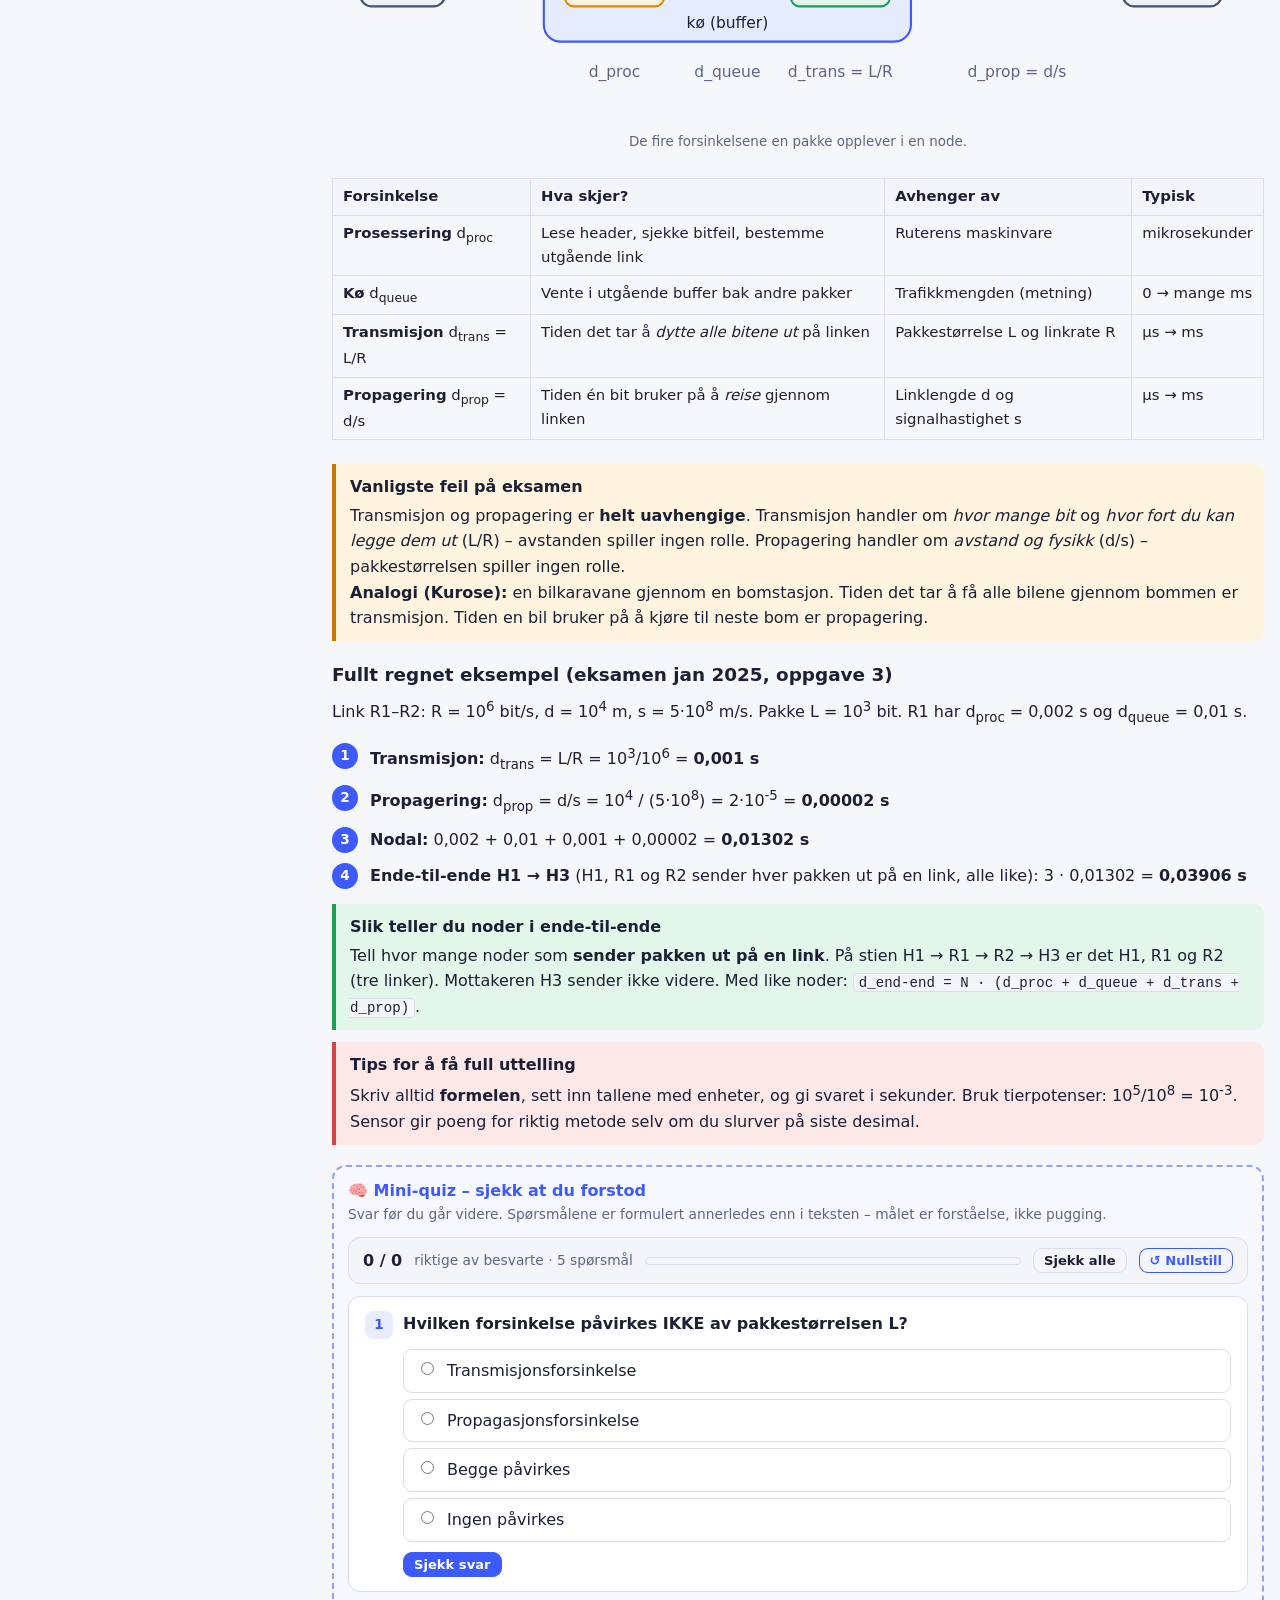
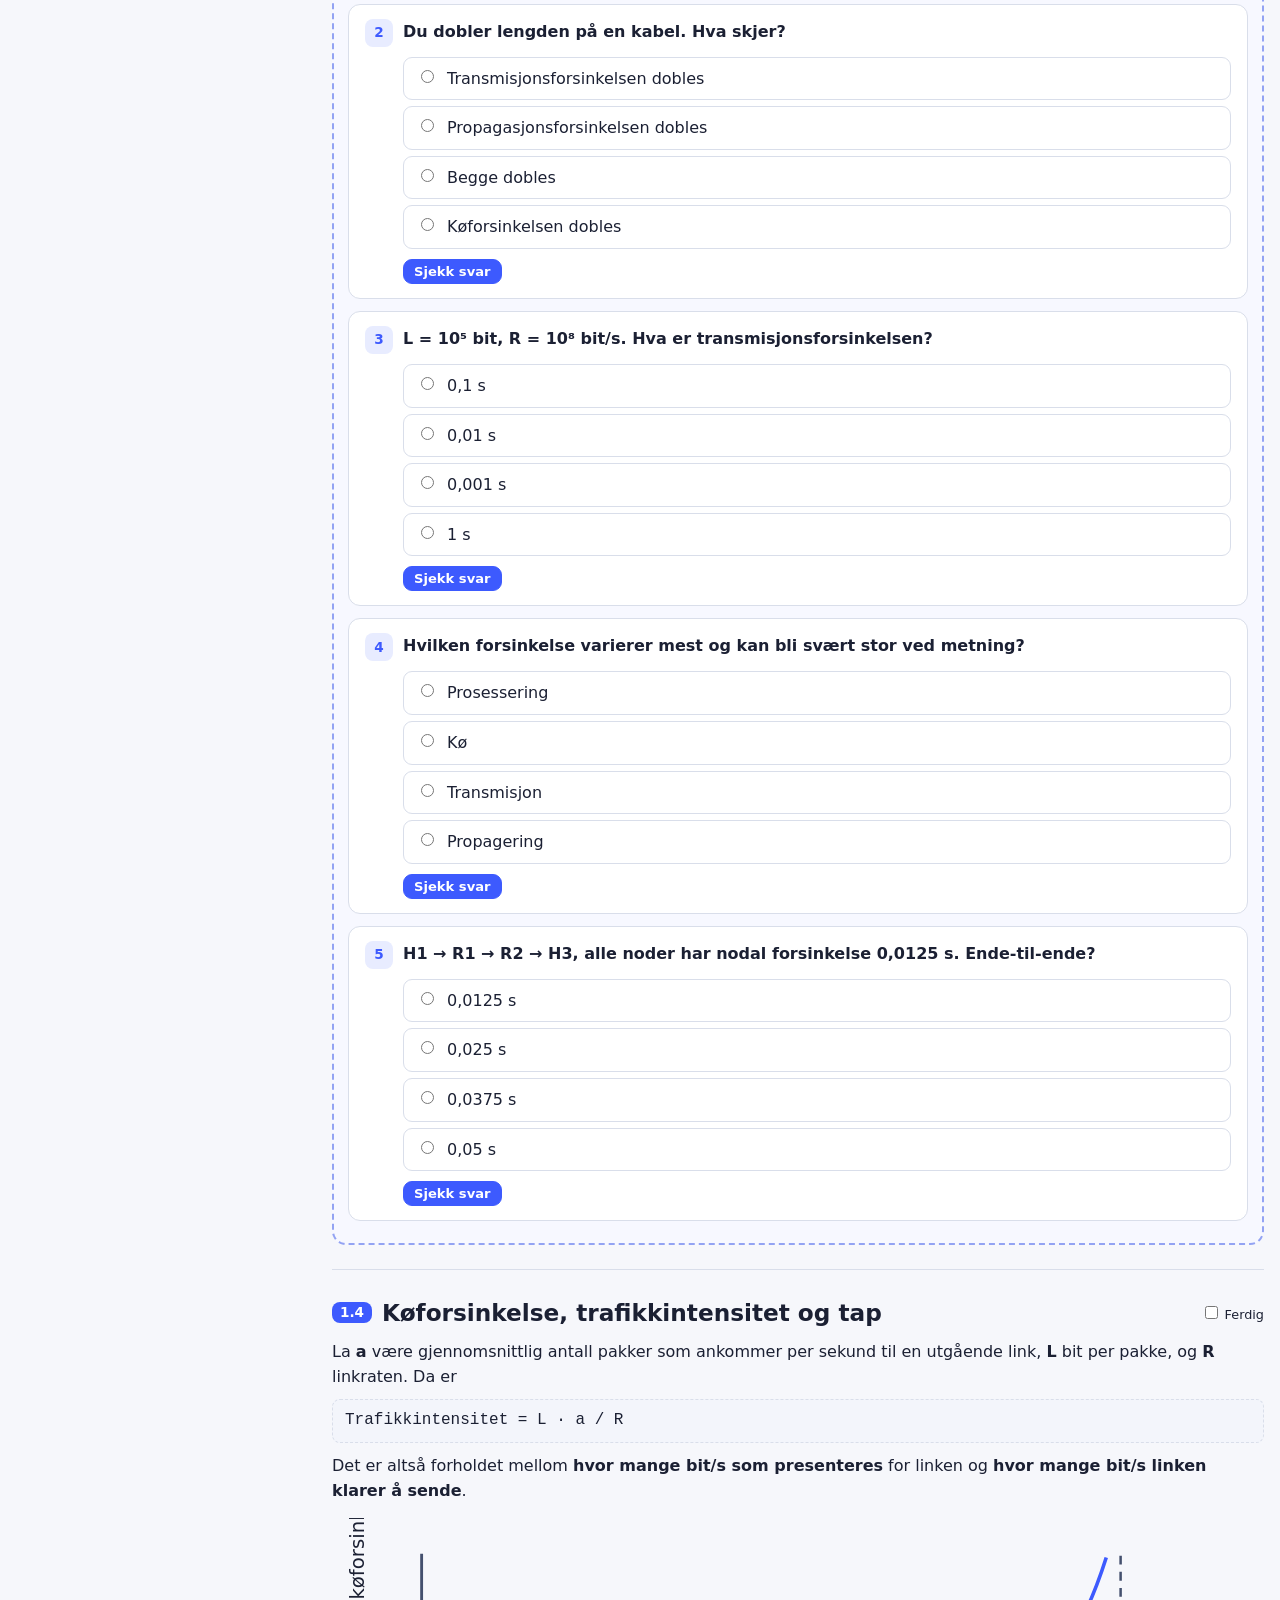
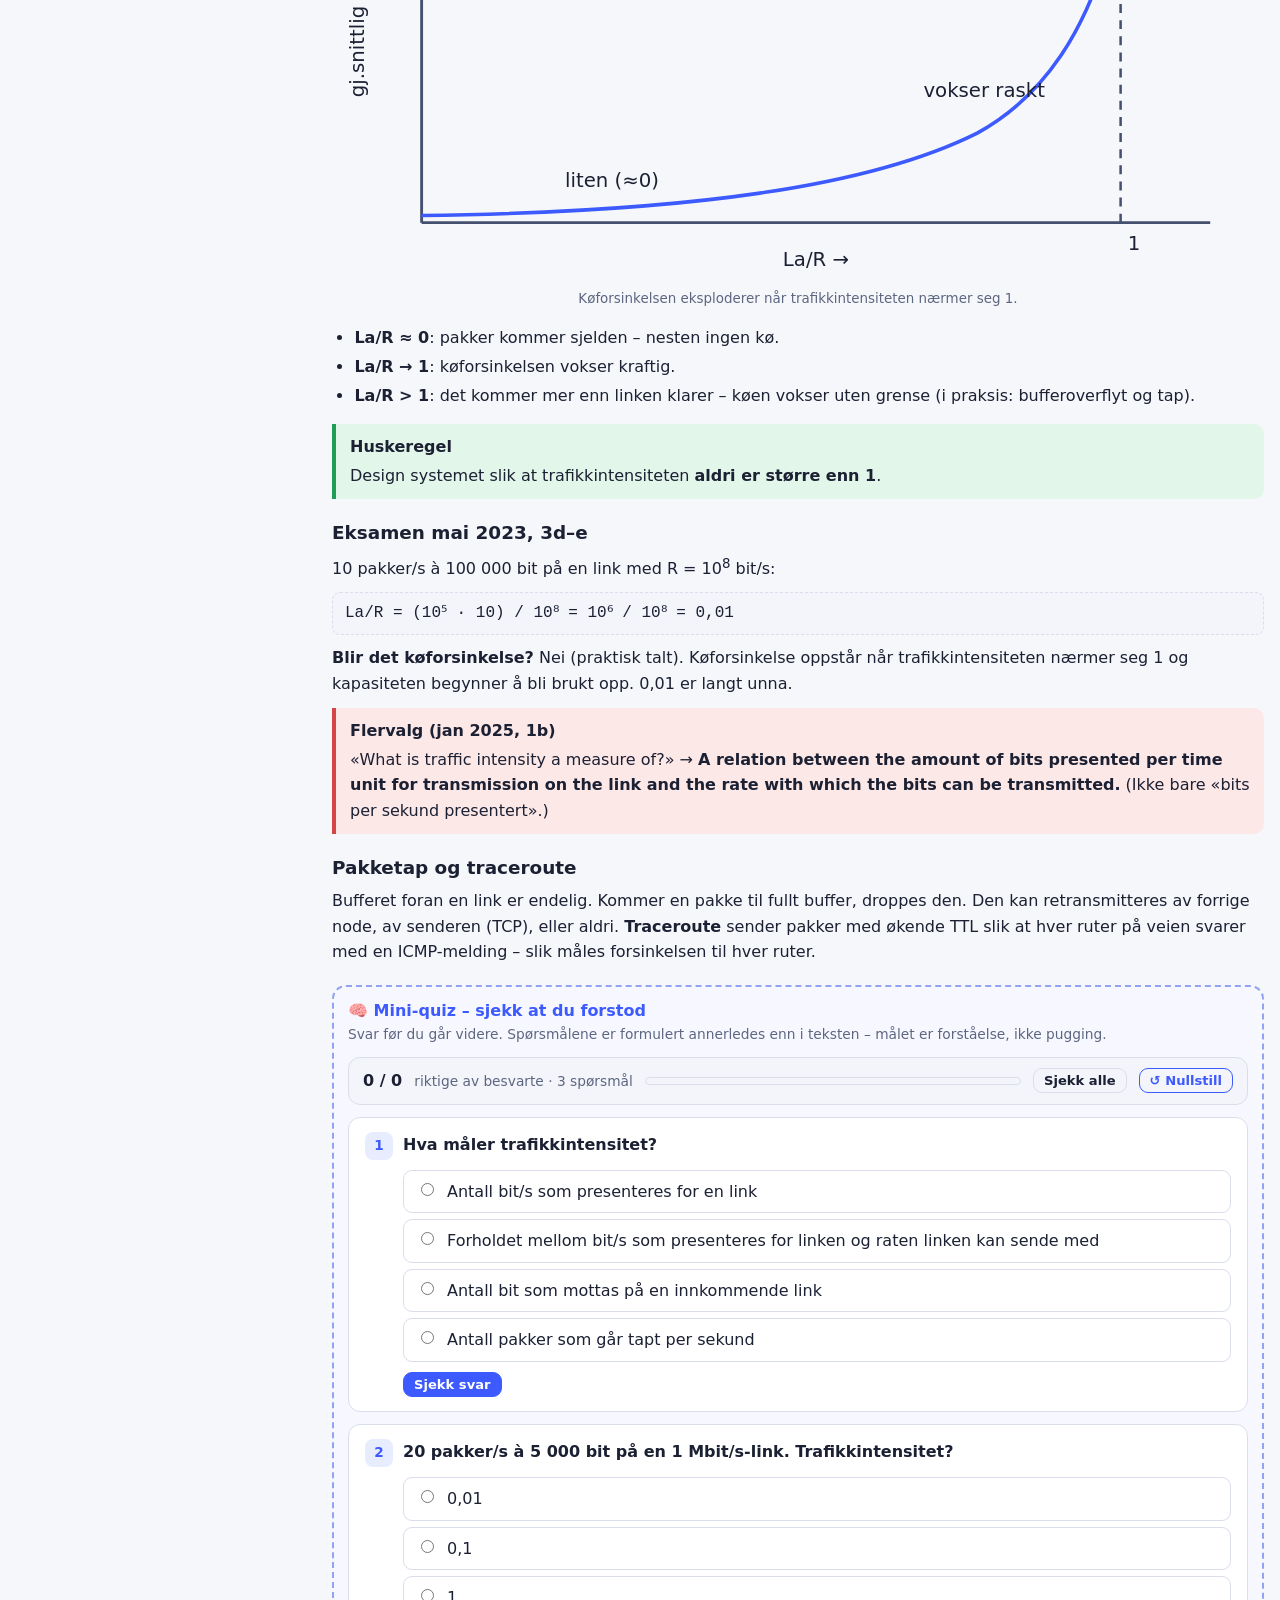
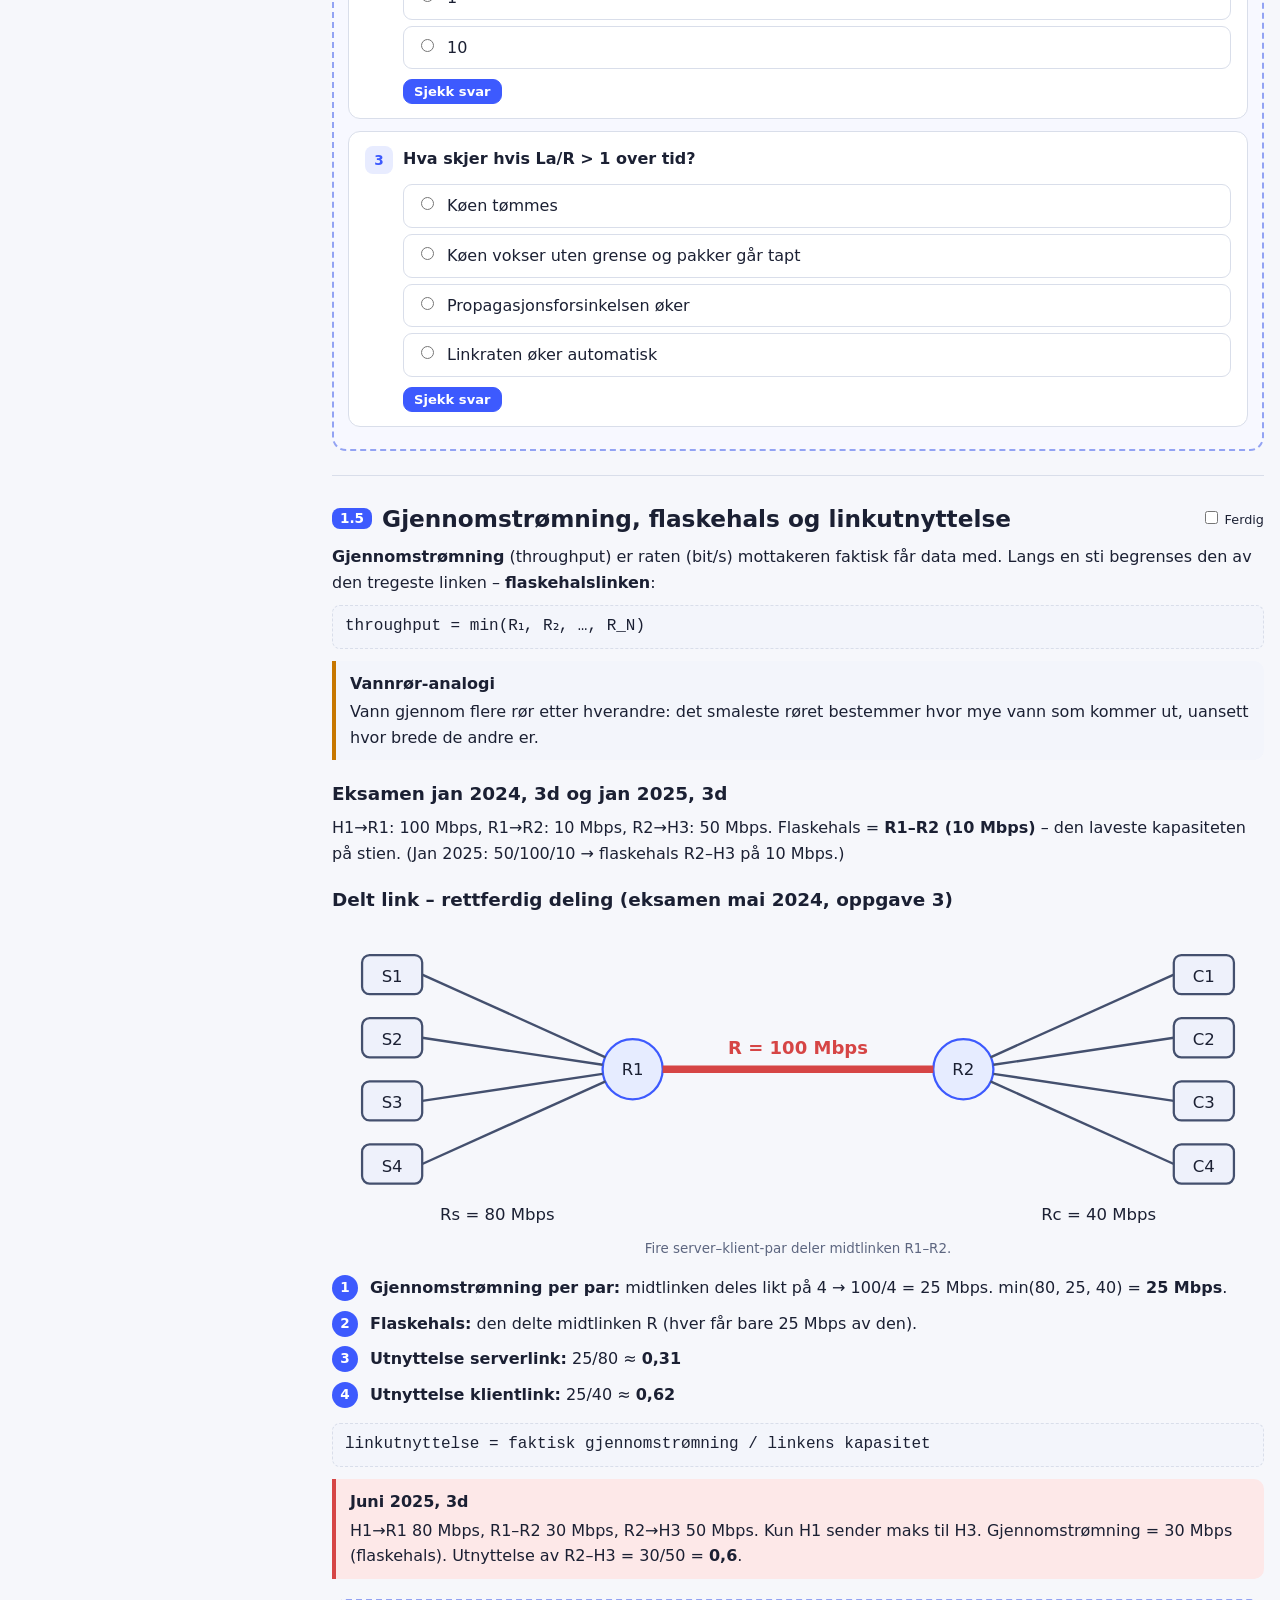
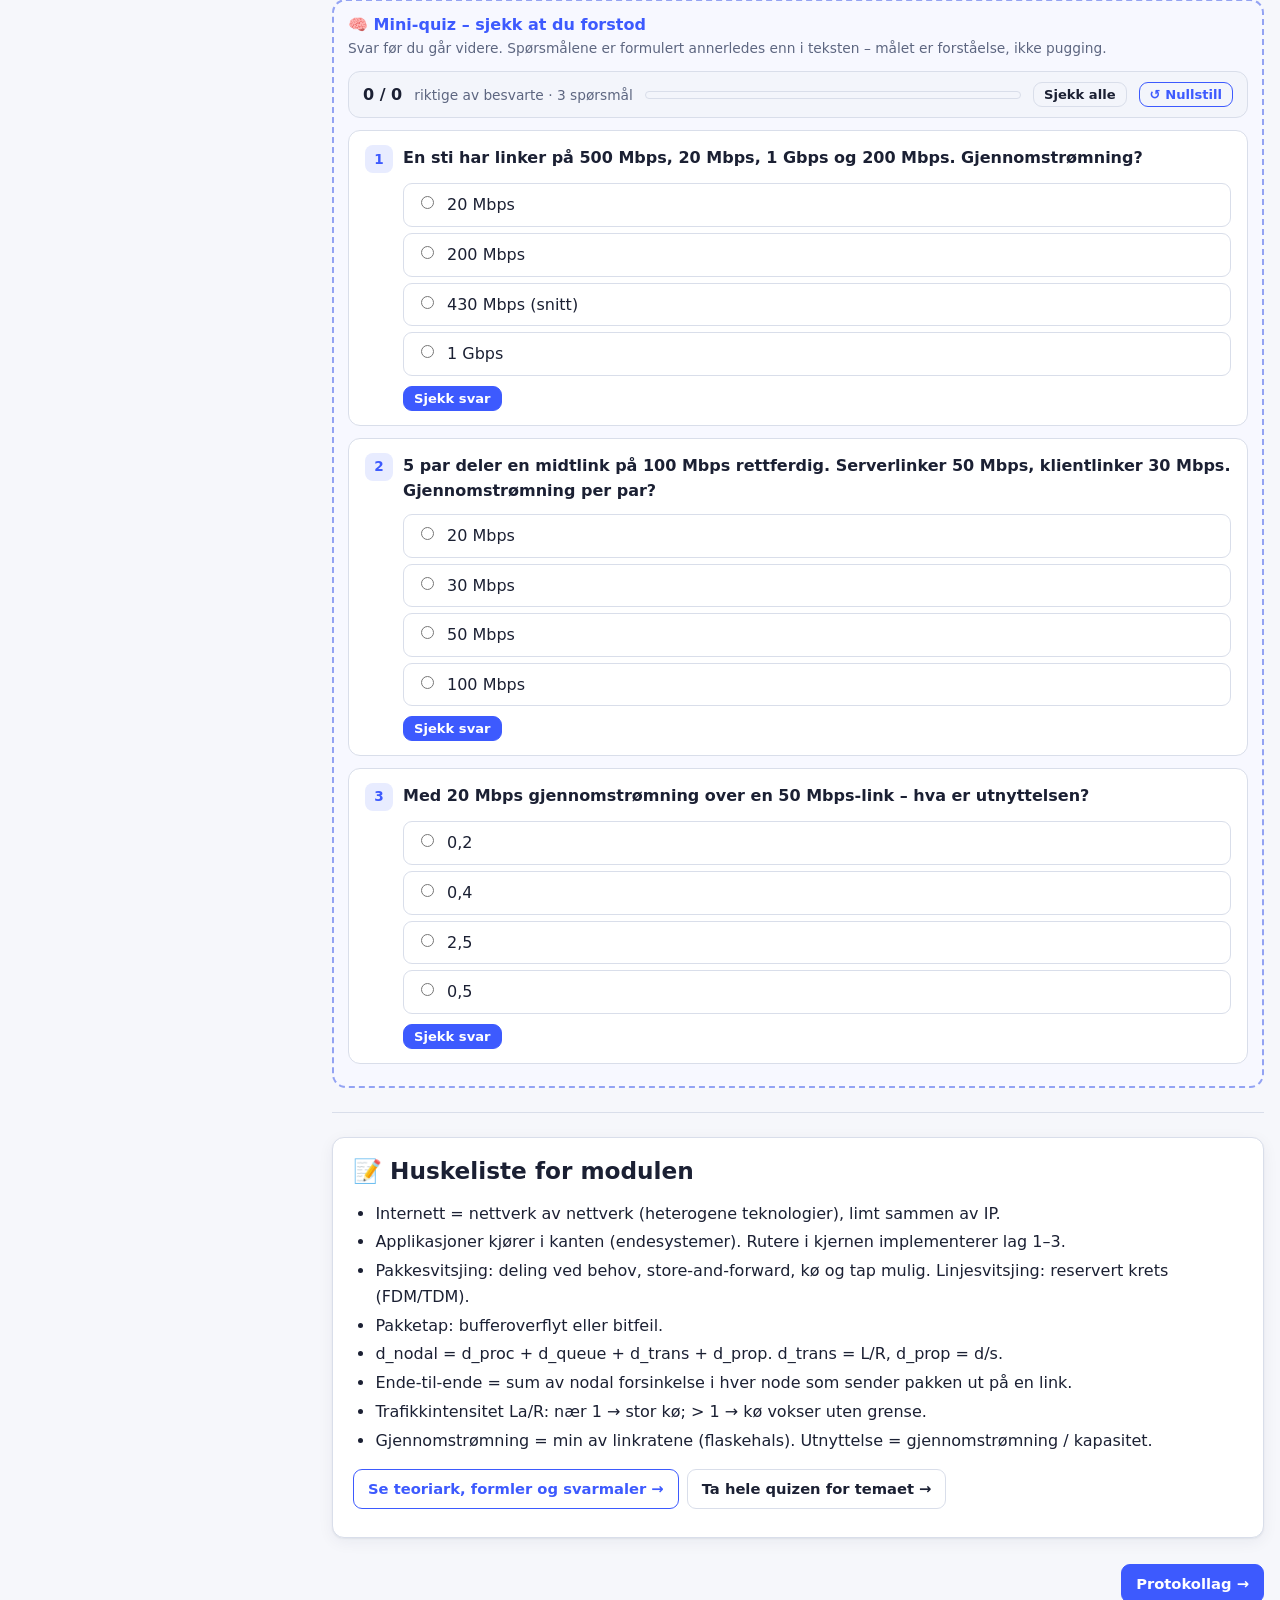
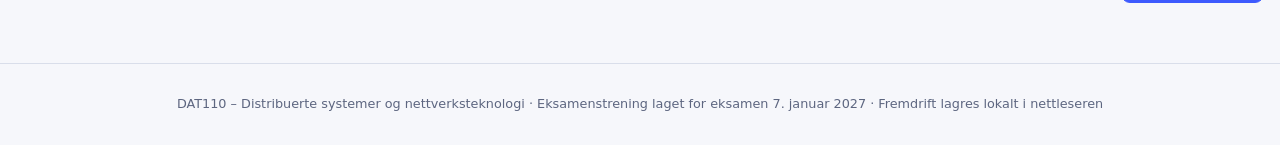
<file: laer.html>
<!doctype html>
<html lang="no">
<head>
  <meta charset="utf-8">
  <meta name="viewport" content="width=device-width, initial-scale=1">
  <title>Læringsløp – DAT110</title>
  <link rel="stylesheet" href="assets/css/style.css">
</head>
<body data-page="learn">
  <div class="container">
    <div class="layout-side">
      <aside class="sidebar" id="sidebar"></aside>
      <main id="main" style="min-width:0"></main>
    </div>
  </div>
  <script src="assets/js/core.js"></script>
  <script src="assets/js/figs.js"></script>
  <script src="assets/data/modules/01-intro.js"></script>
  <script src="assets/data/modules/02-layers.js"></script>
  <script src="assets/data/modules/03-ds-intro.js"></script>
  <script src="assets/data/modules/04-app.js"></script>
  <script src="assets/data/modules/05-proc.js"></script>
  <script src="assets/data/modules/06-rpc.js"></script>
  <script src="assets/data/modules/07-mom.js"></script>
  <script src="assets/data/modules/08-mcast.js"></script>
  <script src="assets/data/modules/09-transport.js"></script>
  <script src="assets/data/modules/10-network.js"></script>
  <script src="assets/data/modules/11-routing.js"></script>
  <script src="assets/data/modules/12-link.js"></script>
  <script src="assets/data/modules/13-naming.js"></script>
  <script src="assets/data/modules/14-clocks.js"></script>
  <script src="assets/data/modules/15-mutex.js"></script>
  <script src="assets/data/modules/16-consistency.js"></script>
  <script src="assets/data/modules/17-fault.js"></script>
  <script src="assets/data/modules/18-security.js"></script>
  <script src="assets/data/modules/19-projects.js"></script>
  <script src="assets/js/learn.js"></script>
</body>
</html>
</file>
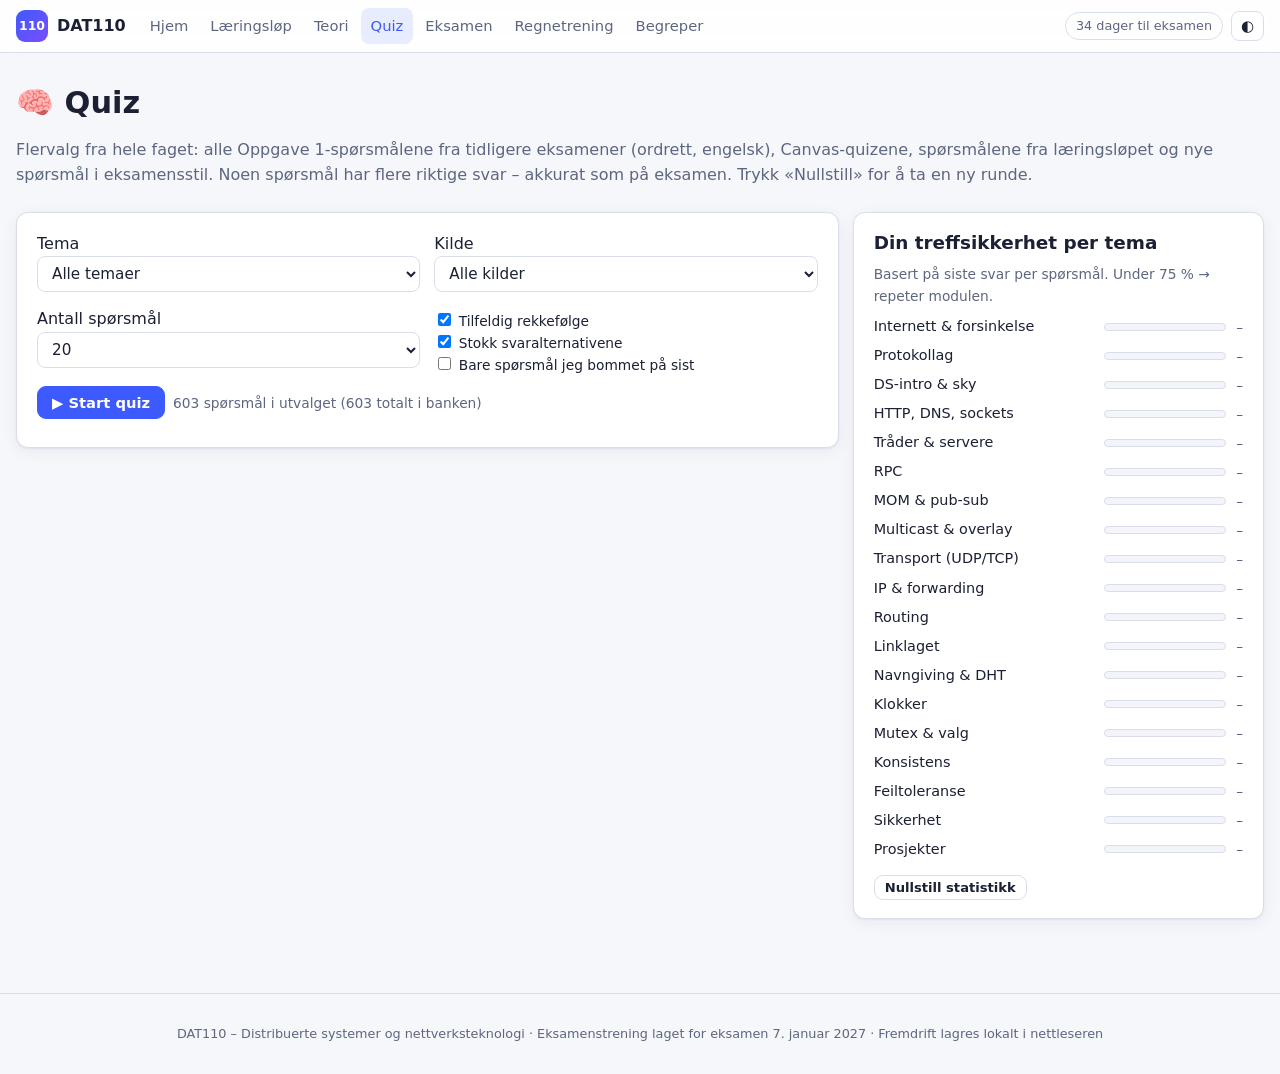
<file: quiz.html>
<!doctype html>
<html lang="no">
<head>
  <meta charset="utf-8">
  <meta name="viewport" content="width=device-width, initial-scale=1">
  <title>Quiz – DAT110</title>
  <link rel="stylesheet" href="assets/css/style.css">
</head>
<body data-page="quiz">
  <div class="container">
    <h1>🧠 Quiz</h1>
    <p class="muted">Flervalg fra hele faget: alle Oppgave 1-spørsmålene fra tidligere eksamener (ordrett, engelsk), Canvas-quizene, spørsmålene fra læringsløpet og nye spørsmål i eksamensstil. Noen spørsmål har flere riktige svar – akkurat som på eksamen. Trykk «Nullstill» for å ta en ny runde.</p>
    <div class="grid grid-main-side">
      <div class="card">
        <div class="grid grid-2">
          <label>Tema<br><select id="qTopic" style="width:100%"></select></label>
          <label>Kilde<br><select id="qSrc" style="width:100%">
            <option value="">Alle kilder</option>
            <option value="exam">Ekte eksamensspørsmål (Oppgave 1)</option>
            <option value="canvas">Canvas-quizer</option>
            <option value="learn">Læringsløp (norsk)</option>
            <option value="extra">Nye øvingsspørsmål (eksamensstil)</option>
          </select></label>
          <label>Antall spørsmål<br><select id="qCount" style="width:100%">
            <option value="10">10</option><option value="20" selected>20</option><option value="30">30</option><option value="50">50</option><option value="all">Alle</option>
          </select></label>
          <div class="small" style="padding-top:4px">
            <label><input type="checkbox" id="qShuffle" checked> Tilfeldig rekkefølge</label><br>
            <label><input type="checkbox" id="qShuffleOpts" checked> Stokk svaralternativene</label><br>
            <label><input type="checkbox" id="qWrong"> Bare spørsmål jeg bommet på sist</label>
          </div>
        </div>
        <div class="btn-row"><button class="btn" id="qStart">▶ Start quiz</button><span class="small muted" id="qPool"></span></div>
      </div>
      <div class="card">
        <h3 class="mt0">Din treffsikkerhet per tema</h3>
        <p class="small muted mt0">Basert på siste svar per spørsmål. Under 75 % → repeter modulen.</p>
        <div id="qStats"></div>
        <button class="btn small ghost" id="qResetStats" style="margin-top:8px">Nullstill statistikk</button>
      </div>
    </div>
    <div id="quizOut"></div>
  </div>
  <script src="assets/js/core.js"></script>
  <script src="assets/data/modules/01-intro.js"></script>
  <script src="assets/data/modules/02-layers.js"></script>
  <script src="assets/data/modules/03-ds-intro.js"></script>
  <script src="assets/data/modules/04-app.js"></script>
  <script src="assets/data/modules/05-proc.js"></script>
  <script src="assets/data/modules/06-rpc.js"></script>
  <script src="assets/data/modules/07-mom.js"></script>
  <script src="assets/data/modules/08-mcast.js"></script>
  <script src="assets/data/modules/09-transport.js"></script>
  <script src="assets/data/modules/10-network.js"></script>
  <script src="assets/data/modules/11-routing.js"></script>
  <script src="assets/data/modules/12-link.js"></script>
  <script src="assets/data/modules/13-naming.js"></script>
  <script src="assets/data/modules/14-clocks.js"></script>
  <script src="assets/data/modules/15-mutex.js"></script>
  <script src="assets/data/modules/16-consistency.js"></script>
  <script src="assets/data/modules/17-fault.js"></script>
  <script src="assets/data/modules/18-security.js"></script>
  <script src="assets/data/modules/19-projects.js"></script>
  <script src="assets/data/quiz-exam.js"></script>
  <script src="assets/data/quiz-canvas.js"></script>
  <script src="assets/data/quiz-extra.js"></script>
  <script src="assets/js/quiz.js"></script>
</body>
</html>
</file>
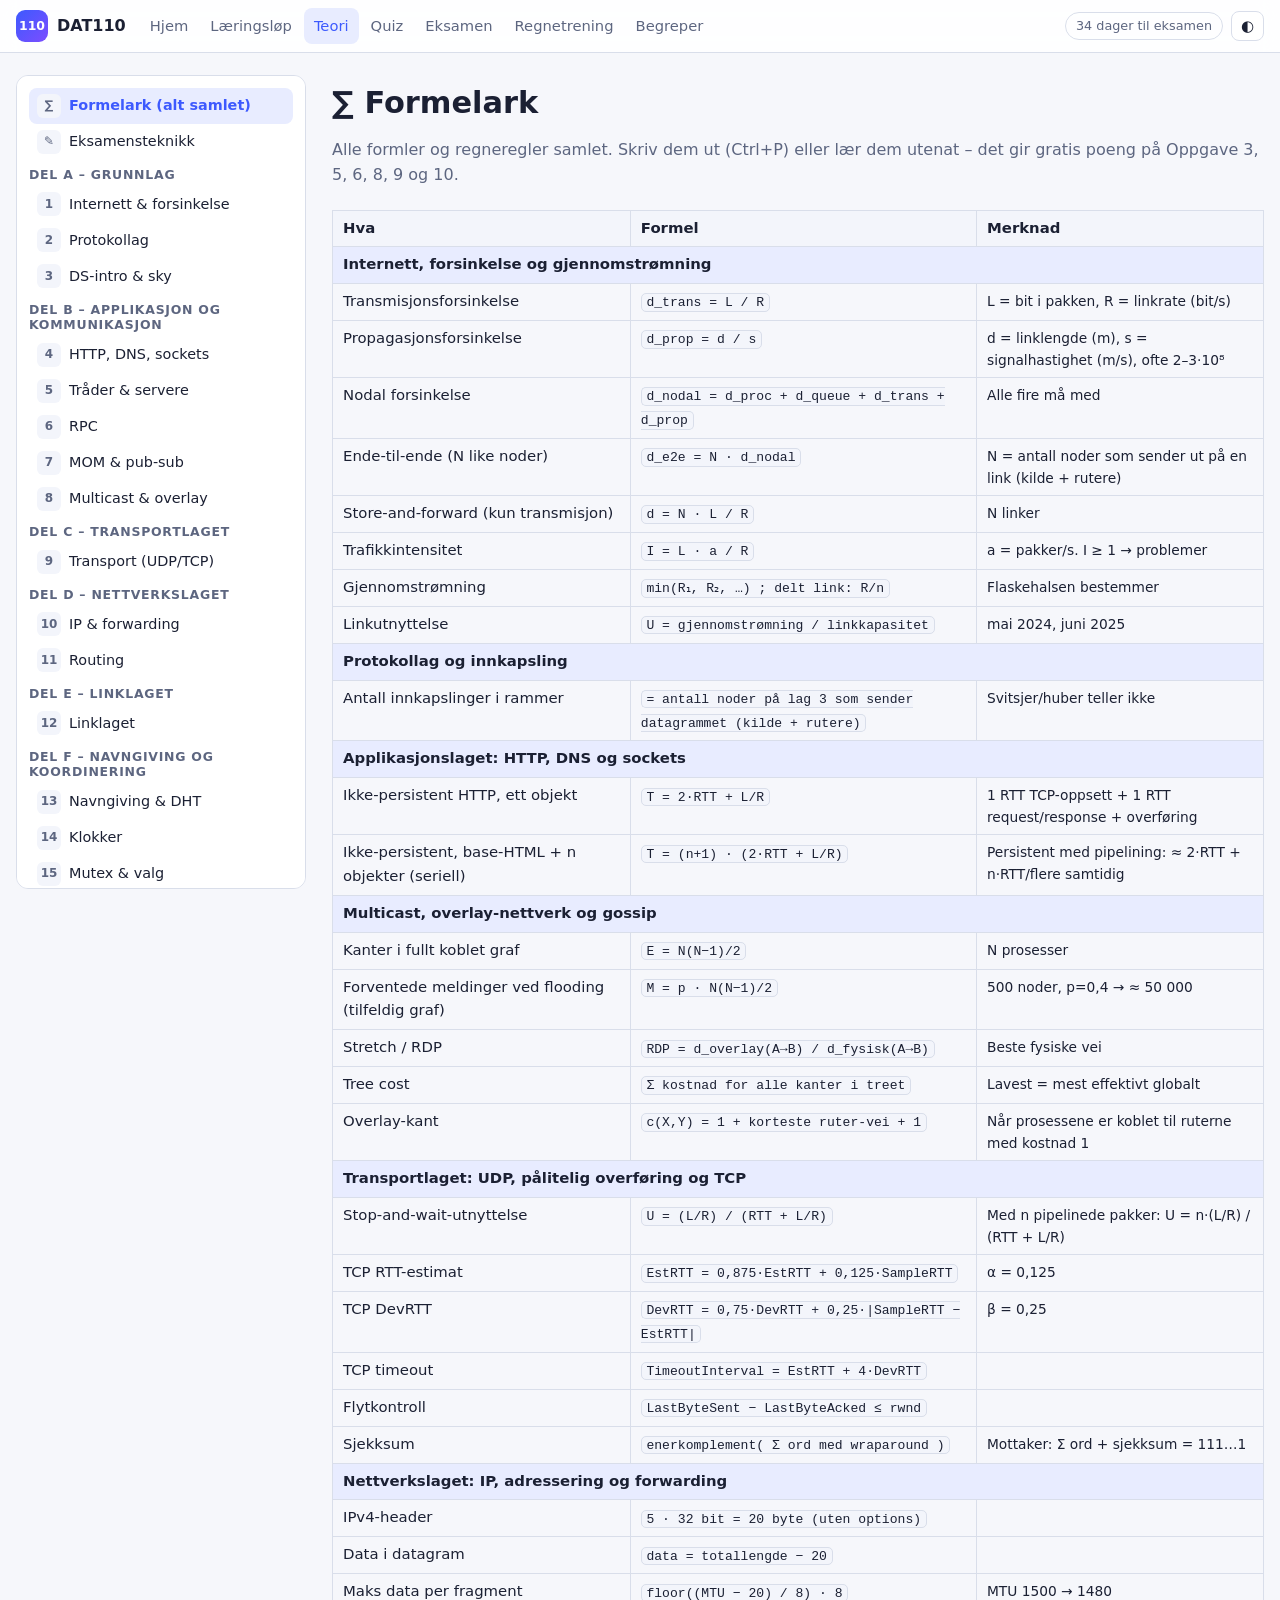
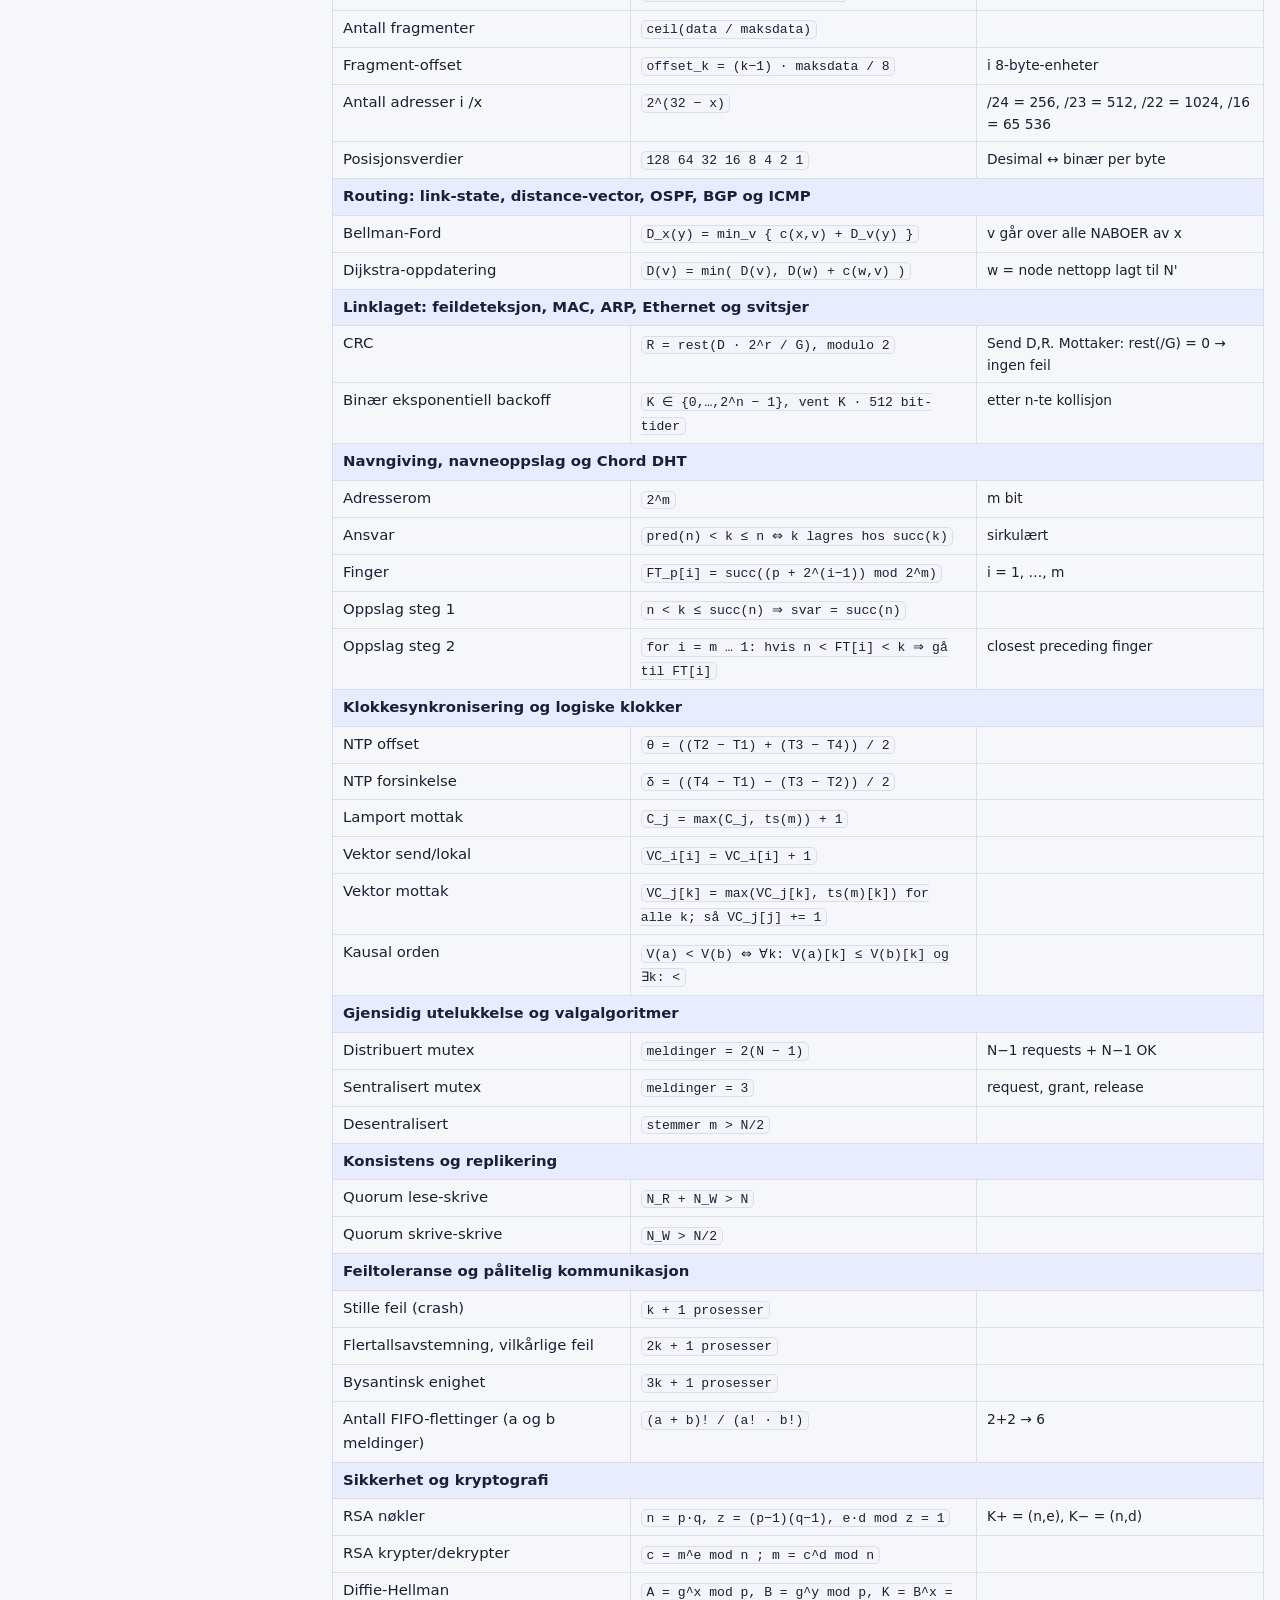
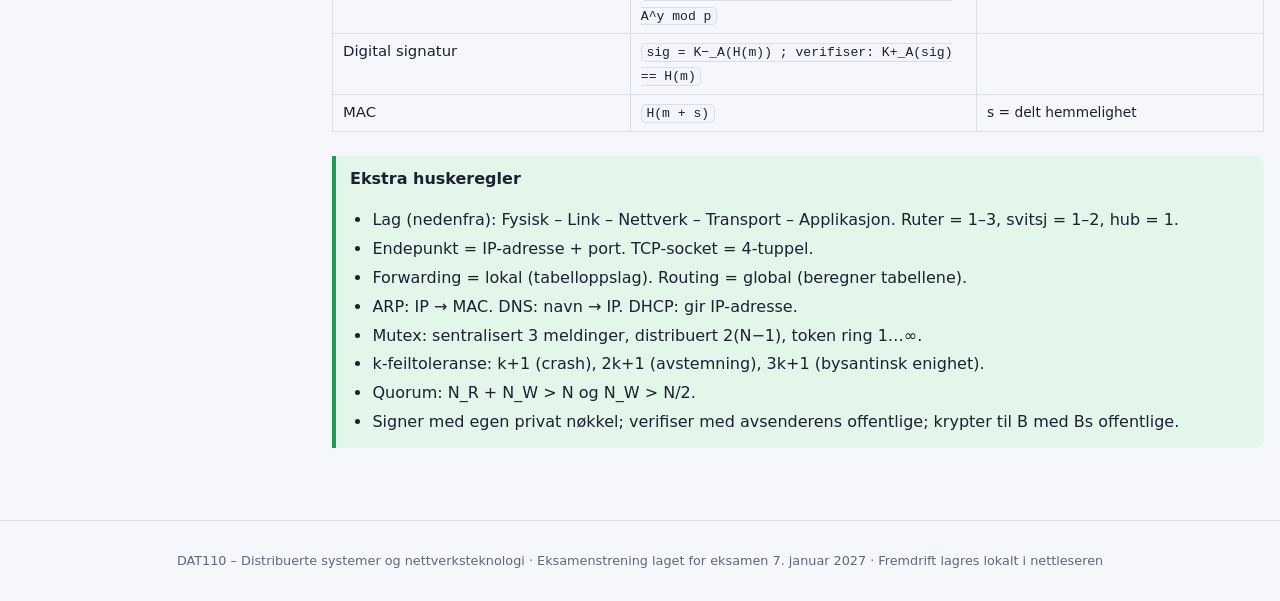
<file: teori.html>
<!doctype html>
<html lang="no">
<head>
  <meta charset="utf-8">
  <meta name="viewport" content="width=device-width, initial-scale=1">
  <title>Teori – DAT110</title>
  <link rel="stylesheet" href="assets/css/style.css">
</head>
<body data-page="theory">
  <div class="container">
    <div class="layout-side">
      <aside class="sidebar" id="sidebar"></aside>
      <main id="main"></main>
    </div>
  </div>
  <script src="assets/js/core.js"></script>
  <script src="assets/data/modules/01-intro.js"></script>
  <script src="assets/data/modules/02-layers.js"></script>
  <script src="assets/data/modules/03-ds-intro.js"></script>
  <script src="assets/data/modules/04-app.js"></script>
  <script src="assets/data/modules/05-proc.js"></script>
  <script src="assets/data/modules/06-rpc.js"></script>
  <script src="assets/data/modules/07-mom.js"></script>
  <script src="assets/data/modules/08-mcast.js"></script>
  <script src="assets/data/modules/09-transport.js"></script>
  <script src="assets/data/modules/10-network.js"></script>
  <script src="assets/data/modules/11-routing.js"></script>
  <script src="assets/data/modules/12-link.js"></script>
  <script src="assets/data/modules/13-naming.js"></script>
  <script src="assets/data/modules/14-clocks.js"></script>
  <script src="assets/data/modules/15-mutex.js"></script>
  <script src="assets/data/modules/16-consistency.js"></script>
  <script src="assets/data/modules/17-fault.js"></script>
  <script src="assets/data/modules/18-security.js"></script>
  <script src="assets/data/modules/19-projects.js"></script>
  <script src="assets/js/theory.js"></script>
</body>
</html>
</file>
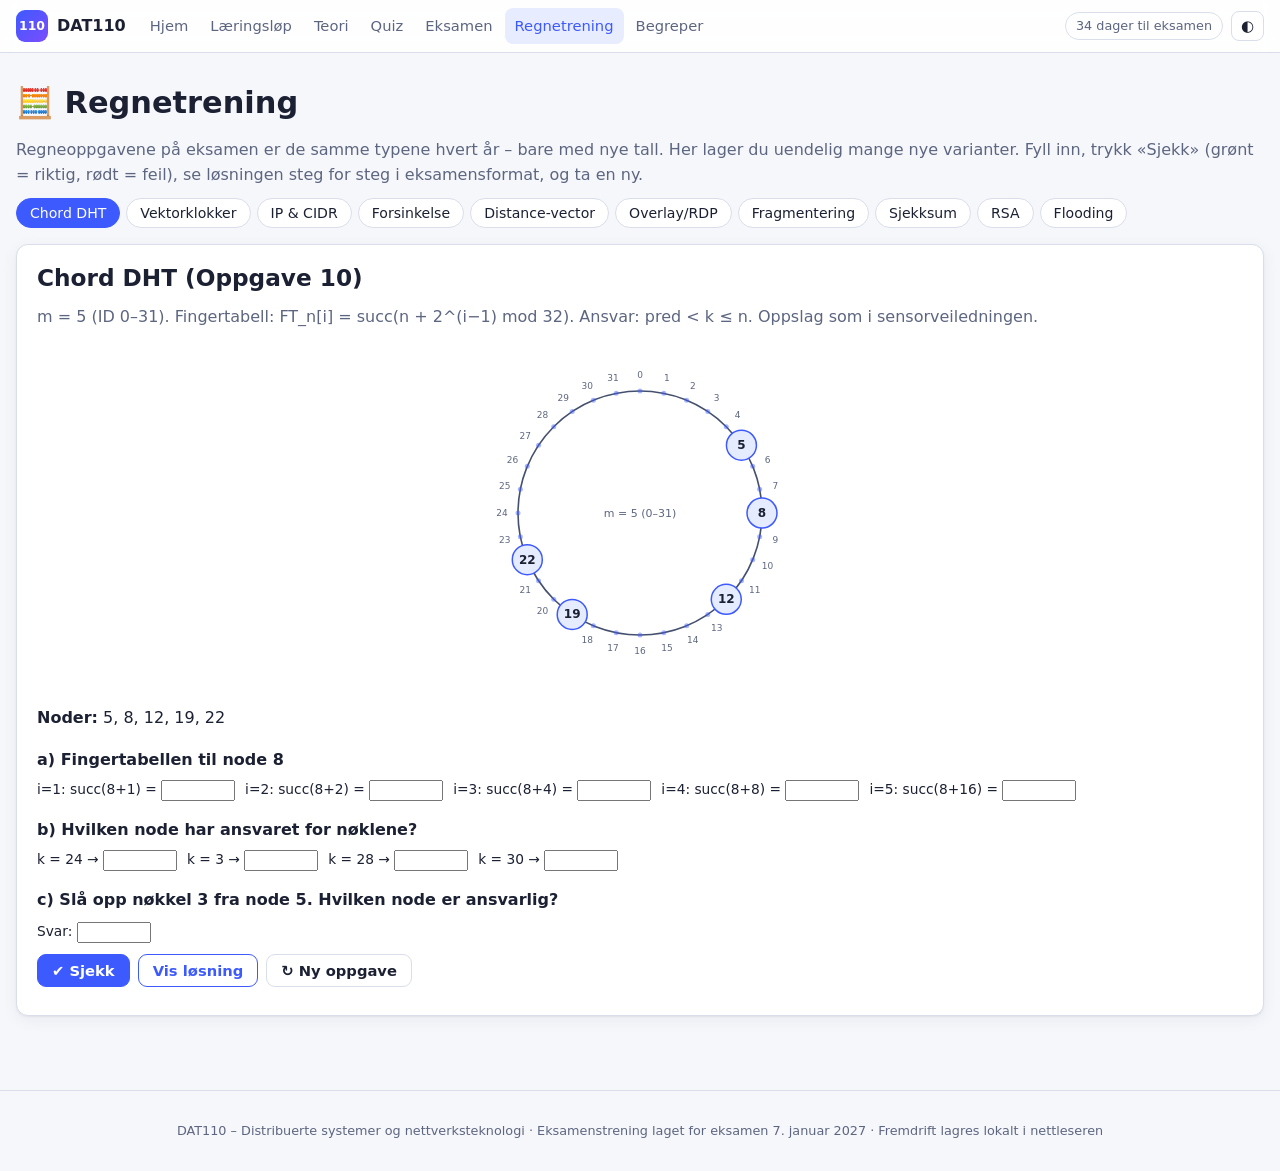
<file: trening.html>
<!doctype html>
<html lang="no">
<head>
  <meta charset="utf-8">
  <meta name="viewport" content="width=device-width, initial-scale=1">
  <title>Regnetrening – DAT110</title>
  <link rel="stylesheet" href="assets/css/style.css">
</head>
<body data-page="trainer">
  <div class="container">
    <h1>🧮 Regnetrening</h1>
    <p class="muted">Regneoppgavene på eksamen er de samme typene hvert år – bare med nye tall. Her lager du uendelig mange nye varianter. Fyll inn, trykk «Sjekk» (grønt = riktig, rødt = feil), se løsningen steg for steg i eksamensformat, og ta en ny.</p>
    <div class="trainer-tabs" id="trTabs"></div>
    <div id="trOut"></div>
  </div>
  <script src="assets/js/core.js"></script>
  <script src="assets/js/figs.js"></script>
  <script src="assets/data/exam-figs.js"></script>
  <script src="assets/js/trainer.js"></script>
</body>
</html>
</file>
<file: assets/css/style.css>
/* DAT110 Eksamenstrening – felles stilark */
:root {
  --bg: #f6f7fb;
  --bg2: #eef0f7;
  --card: #ffffff;
  --card2: #f3f5fb;
  --text: #1b2033;
  --muted: #5d6680;
  --line: #d9deea;
  --accent: #3d5afe;
  --accent2: #7c4dff;
  --accent-soft: #e8ecff;
  --good: #1f9d55;
  --good-soft: #e3f6ea;
  --bad: #d64545;
  --bad-soft: #fde8e8;
  --warn: #c77700;
  --warn-soft: #fff4e0;
  --info: #0b7cc2;
  --info-soft: #e3f2fc;
  --code-bg: #0f1424;
  --code-text: #e6e9f5;
  --shadow: 0 1px 2px rgba(20, 30, 60, .06), 0 4px 16px rgba(20, 30, 60, .06);
  --radius: 12px;
  --mono: "JetBrains Mono", "Cascadia Code", Consolas, "Courier New", monospace;
  --sans: "Inter", "Segoe UI", system-ui, -apple-system, Roboto, Arial, sans-serif;
  /* SVG-farger */
  --svg-fill: #eef1fb;
  --svg-fill2: #e6ecff;
  --svg-stroke: #44506e;
  --svg-text: #1b2033;
  --svg-accent: #3d5afe;
  --svg-good: #1f9d55;
  --svg-bad: #d64545;
  --svg-warn: #e08a00;
}

@media (prefers-color-scheme: dark) {
  :root:not([data-theme="light"]) {
    --bg: #0d1120;
    --bg2: #121733;
    --card: #151b30;
    --card2: #1b2240;
    --text: #e6e9f5;
    --muted: #9aa3c0;
    --line: #2a3354;
    --accent: #7a8cff;
    --accent2: #b69cff;
    --accent-soft: #1f2752;
    --good: #45c27a;
    --good-soft: #13301f;
    --bad: #ff6b6b;
    --bad-soft: #3a1717;
    --warn: #ffb547;
    --warn-soft: #3a2a10;
    --info: #5cb8ff;
    --info-soft: #102a3d;
    --code-bg: #0a0e1a;
    --shadow: 0 1px 2px rgba(0, 0, 0, .3), 0 4px 16px rgba(0, 0, 0, .25);
    --svg-fill: #1b2240;
    --svg-fill2: #222b52;
    --svg-stroke: #9aa3c0;
    --svg-text: #e6e9f5;
    --svg-accent: #7a8cff;
    --svg-good: #45c27a;
    --svg-bad: #ff6b6b;
    --svg-warn: #ffb547;
  }
}

:root[data-theme="dark"] {
  --bg: #0d1120;
  --bg2: #121733;
  --card: #151b30;
  --card2: #1b2240;
  --text: #e6e9f5;
  --muted: #9aa3c0;
  --line: #2a3354;
  --accent: #7a8cff;
  --accent2: #b69cff;
  --accent-soft: #1f2752;
  --good: #45c27a;
  --good-soft: #13301f;
  --bad: #ff6b6b;
  --bad-soft: #3a1717;
  --warn: #ffb547;
  --warn-soft: #3a2a10;
  --info: #5cb8ff;
  --info-soft: #102a3d;
  --code-bg: #0a0e1a;
  --shadow: 0 1px 2px rgba(0, 0, 0, .3), 0 4px 16px rgba(0, 0, 0, .25);
  --svg-fill: #1b2240;
  --svg-fill2: #222b52;
  --svg-stroke: #9aa3c0;
  --svg-text: #e6e9f5;
  --svg-accent: #7a8cff;
  --svg-good: #45c27a;
  --svg-bad: #ff6b6b;
  --svg-warn: #ffb547;
}

* { box-sizing: border-box; }
html { scroll-behavior: smooth; }
body {
  margin: 0;
  background: var(--bg);
  color: var(--text);
  font-family: var(--sans);
  font-size: 16px;
  line-height: 1.6;
  -webkit-font-smoothing: antialiased;
}
a { color: var(--accent); text-decoration: none; }
a:hover { text-decoration: underline; }
img { max-width: 100%; height: auto; border-radius: 8px; border: 1px solid var(--line); }
h1, h2, h3, h4 { line-height: 1.25; margin: 1.2em 0 .5em; }
h1 { font-size: 1.9rem; margin-top: .3em; }
h2 { font-size: 1.45rem; }
h3 { font-size: 1.15rem; }
h4 { font-size: 1rem; }
p { margin: .6em 0; }
ul, ol { padding-left: 1.4em; }
li { margin: .2em 0; }
hr { border: none; border-top: 1px solid var(--line); margin: 1.5em 0; }
code {
  font-family: var(--mono);
  font-size: .88em;
  background: var(--card2);
  border: 1px solid var(--line);
  padding: .05em .35em;
  border-radius: 5px;
}
pre {
  background: var(--code-bg);
  color: var(--code-text);
  padding: 14px 16px;
  border-radius: 10px;
  overflow-x: auto;
  font-family: var(--mono);
  font-size: .85rem;
  line-height: 1.5;
}
pre code { background: none; border: none; padding: 0; color: inherit; font-size: inherit; }
.kw { color: #ff79c6; } .ty { color: #8be9fd; } .cm { color: #7f8bb3; font-style: italic; } .st { color: #f1fa8c; } .nu { color: #bd93f9; }

table { border-collapse: collapse; width: 100%; margin: .8em 0; font-size: .93rem; }
th, td { border: 1px solid var(--line); padding: 6px 10px; text-align: left; vertical-align: top; }
th { background: var(--card2); font-weight: 600; }
.table-wrap { overflow-x: auto; }
table.center td, table.center th { text-align: center; }
table.mono td { font-family: var(--mono); font-size: .85rem; }

/* ---------- Header / nav ---------- */
.topbar {
  position: sticky; top: 0; z-index: 50;
  background: color-mix(in srgb, var(--card) 88%, transparent);
  backdrop-filter: blur(10px);
  border-bottom: 1px solid var(--line);
}
.topbar-inner {
  max-width: 1280px; margin: 0 auto; padding: 8px 16px;
  display: flex; align-items: center; gap: 14px;
}
.brand { display: flex; align-items: center; gap: 9px; font-weight: 800; color: var(--text); white-space: nowrap; }
.brand:hover { text-decoration: none; }
.brand-logo {
  width: 32px; height: 32px; border-radius: 9px;
  background: linear-gradient(135deg, var(--accent), var(--accent2));
  color: #fff; display: grid; place-items: center; font-size: .78rem; font-weight: 800;
}
.nav { display: flex; gap: 2px; flex-wrap: wrap; flex: 1; }
.nav a {
  color: var(--muted); padding: 6px 10px; border-radius: 8px; font-size: .92rem; font-weight: 500;
}
.nav a:hover { background: var(--card2); color: var(--text); text-decoration: none; }
.nav a.active { background: var(--accent-soft); color: var(--accent); }
.top-actions { display: flex; gap: 8px; align-items: center; }
.countdown-pill {
  font-size: .8rem; color: var(--muted); border: 1px solid var(--line);
  border-radius: 999px; padding: 3px 10px; white-space: nowrap;
}
.icon-btn {
  border: 1px solid var(--line); background: var(--card); color: var(--text);
  border-radius: 8px; padding: 5px 9px; cursor: pointer; font-size: .95rem;
}
.icon-btn:hover { background: var(--card2); }
.menu-btn { display: none; }

@media (max-width: 920px) {
  .menu-btn { display: inline-block; }
  .nav { display: none; position: absolute; top: 52px; left: 0; right: 0; flex-direction: column;
    background: var(--card); border-bottom: 1px solid var(--line); padding: 8px 16px; }
  .nav.open { display: flex; }
  .countdown-pill { display: none; }
}

/* ---------- Layout ---------- */
.container { max-width: 1280px; margin: 0 auto; padding: 22px 16px 60px; }
.narrow { max-width: 900px; margin: 0 auto; }
.layout-side { display: grid; grid-template-columns: 290px minmax(0, 1fr); gap: 26px; align-items: start; }
@media (max-width: 920px) { .layout-side { grid-template-columns: minmax(0, 1fr); } }
.sidebar {
  position: sticky; top: 70px; max-height: calc(100vh - 86px); overflow-y: auto;
  background: var(--card); border: 1px solid var(--line); border-radius: var(--radius); padding: 12px;
}
@media (max-width: 920px) { .sidebar { position: static; max-height: none; } }
.sidebar h4 { margin: .6em 0 .3em; font-size: .78rem; text-transform: uppercase; letter-spacing: .06em; color: var(--muted); }
.side-link {
  display: flex; align-items: center; gap: 8px; padding: 6px 8px; border-radius: 8px;
  color: var(--text); font-size: .9rem; cursor: pointer;
}
.side-link:hover { background: var(--card2); text-decoration: none; }
.side-link.active { background: var(--accent-soft); color: var(--accent); font-weight: 600; }
.side-link .num {
  min-width: 24px; height: 24px; border-radius: 6px; display: grid; place-items: center;
  background: var(--card2); font-size: .75rem; font-weight: 700; color: var(--muted);
}
.side-link.done .num { background: var(--good); color: #fff; }
.side-link .mini-progress { margin-left: auto; font-size: .72rem; color: var(--muted); }

.card {
  background: var(--card); border: 1px solid var(--line); border-radius: var(--radius);
  padding: 18px 20px; box-shadow: var(--shadow); margin: 14px 0;
}
.card h2:first-child, .card h3:first-child { margin-top: 0; }
.grid { display: grid; gap: 14px; }
.grid-2 { grid-template-columns: repeat(2, minmax(0, 1fr)); }
.grid-3 { grid-template-columns: repeat(3, minmax(0, 1fr)); }
.grid-4 { grid-template-columns: repeat(4, minmax(0, 1fr)); }
@media (max-width: 1000px) { .grid-4 { grid-template-columns: repeat(2, minmax(0, 1fr)); } .grid-3 { grid-template-columns: repeat(2, minmax(0, 1fr)); } }
@media (max-width: 640px) { .grid-2, .grid-3, .grid-4 { grid-template-columns: 1fr; } }
.grid-main-side { grid-template-columns: minmax(0, 2fr) minmax(0, 1fr); align-items: start; }
@media (max-width: 900px) { .grid-main-side { grid-template-columns: 1fr; } }

.hero {
  background: linear-gradient(135deg, color-mix(in srgb, var(--accent) 16%, var(--card)), color-mix(in srgb, var(--accent2) 14%, var(--card)));
  border: 1px solid var(--line); border-radius: 18px; padding: 26px 26px; margin-bottom: 18px;
}
.hero h1 { margin: 0 0 6px; font-size: 2.1rem; }
.hero p { color: var(--muted); max-width: 760px; }
.stat { font-size: 2rem; font-weight: 800; line-height: 1.1; }
.stat-label { color: var(--muted); font-size: .85rem; }
.muted { color: var(--muted); }
.small { font-size: .86rem; }
.tag {
  display: inline-block; font-size: .72rem; font-weight: 700; letter-spacing: .03em;
  padding: 2px 8px; border-radius: 999px; background: var(--accent-soft); color: var(--accent);
  margin-right: 4px; vertical-align: middle;
}
.tag.hot { background: var(--bad-soft); color: var(--bad); }
.tag.good { background: var(--good-soft); color: var(--good); }
.tag.warn { background: var(--warn-soft); color: var(--warn); }
.tag.info { background: var(--info-soft); color: var(--info); }

.btn {
  display: inline-flex; align-items: center; gap: 6px; border: 1px solid var(--accent);
  background: var(--accent); color: #fff; border-radius: 9px; padding: 7px 14px; font-weight: 600;
  cursor: pointer; font-size: .92rem; font-family: inherit;
}
.btn:hover { filter: brightness(1.08); text-decoration: none; }
.btn.secondary { background: transparent; color: var(--accent); }
.btn.ghost { background: transparent; color: var(--text); border-color: var(--line); }
.btn.good { background: var(--good); border-color: var(--good); }
.btn.bad { background: var(--bad); border-color: var(--bad); }
.btn.small { padding: 4px 10px; font-size: .82rem; }
.btn:disabled { opacity: .5; cursor: not-allowed; }
.btn-row { display: flex; gap: 8px; flex-wrap: wrap; margin: 10px 0; align-items: center; }

input[type=text], input[type=number], input[type=search], select, textarea {
  font-family: inherit; font-size: .95rem; color: var(--text); background: var(--card);
  border: 1px solid var(--line); border-radius: 8px; padding: 7px 10px;
}
textarea { width: 100%; min-height: 110px; resize: vertical; line-height: 1.5; }
input:focus, select:focus, textarea:focus { outline: 2px solid var(--accent); outline-offset: 0; border-color: var(--accent); }
input.ok { border-color: var(--good); background: var(--good-soft); }
input.err { border-color: var(--bad); background: var(--bad-soft); }

/* ---------- Callouts ---------- */
.callout {
  border-left: 4px solid var(--accent); background: var(--accent-soft);
  padding: 10px 14px; border-radius: 0 10px 10px 0; margin: 12px 0;
}
.callout > :first-child { margin-top: 0; }
.callout > :last-child { margin-bottom: 0; }
.callout .ct { font-weight: 700; display: block; margin-bottom: 3px; }
.callout.why { border-color: var(--accent2); background: color-mix(in srgb, var(--accent2) 12%, var(--card)); }
.callout.exam { border-color: var(--bad); background: var(--bad-soft); }
.callout.tip { border-color: var(--good); background: var(--good-soft); }
.callout.warn { border-color: var(--warn); background: var(--warn-soft); }
.callout.info { border-color: var(--info); background: var(--info-soft); }
.callout.example { border-color: var(--warn); background: var(--card2); }

.compare { display: grid; grid-template-columns: minmax(0, 1fr) minmax(0, 1fr); gap: 12px; margin: 12px 0; }
@media (max-width: 640px) { .compare { grid-template-columns: minmax(0, 1fr); } }
.compare > div { border: 1px solid var(--line); border-radius: 10px; padding: 10px 14px; background: var(--card2); min-width: 0; }
.opt span, .q-text, .gl-def, .solution { overflow-wrap: anywhere; }
.compare h4 { margin-top: 0; }
.formula {
  font-family: var(--mono); background: var(--card2); border: 1px dashed var(--line);
  padding: 8px 12px; border-radius: 8px; margin: 8px 0; display: block; overflow-x: auto; white-space: pre-wrap;
}
.steps { counter-reset: st; list-style: none; padding-left: 0; }
.steps > li { counter-increment: st; position: relative; padding-left: 38px; margin: 10px 0; }
.steps > li::before {
  content: counter(st); position: absolute; left: 0; top: 0; width: 26px; height: 26px; border-radius: 50%;
  background: var(--accent); color: #fff; font-weight: 700; font-size: .85rem; display: grid; place-items: center;
}

/* ---------- Diagram ---------- */
.figure { margin: 14px 0; text-align: center; }
.figure svg { max-width: 100%; height: auto; }
.figure figcaption, .figcap { font-size: .84rem; color: var(--muted); margin-top: 4px; }
svg .bx { fill: var(--svg-fill); stroke: var(--svg-stroke); stroke-width: 1.5; }
svg .bx2 { fill: var(--svg-fill2); stroke: var(--svg-accent); stroke-width: 1.5; }
svg .bxg { fill: var(--good-soft); stroke: var(--svg-good); stroke-width: 1.5; }
svg .bxb { fill: var(--bad-soft); stroke: var(--svg-bad); stroke-width: 1.5; }
svg .bxw { fill: var(--warn-soft); stroke: var(--svg-warn); stroke-width: 1.5; }
svg .ln { stroke: var(--svg-stroke); stroke-width: 1.6; fill: none; }
svg .lna { stroke: var(--svg-accent); stroke-width: 2; fill: none; }
svg .lng { stroke: var(--svg-good); stroke-width: 2; fill: none; }
svg .lnb { stroke: var(--svg-bad); stroke-width: 2; fill: none; }
svg .lnd { stroke: var(--svg-stroke); stroke-width: 1.4; fill: none; stroke-dasharray: 5 4; }
svg .tx { fill: var(--svg-text); font-family: var(--sans); font-size: 13px; }
svg .txs { fill: var(--svg-text); font-family: var(--sans); font-size: 11px; }
svg .txm { fill: var(--svg-text); font-family: var(--mono); font-size: 11px; }
svg .txa { fill: var(--svg-accent); font-family: var(--sans); font-size: 12px; font-weight: 700; }
svg .txb { fill: var(--svg-bad); font-family: var(--sans); font-size: 12px; font-weight: 700; }
svg .txg { fill: var(--svg-good); font-family: var(--sans); font-size: 12px; font-weight: 700; }
svg .txmu { fill: var(--muted); font-family: var(--sans); font-size: 11px; }
svg .dot { fill: var(--svg-accent); }
svg .ah { fill: var(--svg-stroke); }
svg .aha { fill: var(--svg-accent); }

/* ---------- Quiz ---------- */
.quiz { margin: 10px 0; }
.q {
  border: 1px solid var(--line); background: var(--card); border-radius: 12px; padding: 14px 16px; margin: 12px 0;
}
.q-head { display: flex; gap: 10px; align-items: flex-start; }
.q-num {
  min-width: 28px; height: 28px; border-radius: 8px; background: var(--accent-soft); color: var(--accent);
  display: grid; place-items: center; font-weight: 800; font-size: .85rem;
}
.q-text { font-weight: 600; flex: 1; }
.q-meta { font-size: .75rem; color: var(--muted); margin-top: 2px; }
.q-hint { font-size: .78rem; color: var(--muted); margin: 4px 0 0 38px; }
.opts { list-style: none; padding: 0; margin: 10px 0 0 38px; }
@media (max-width: 640px) { .opts, .q-hint, .q-feedback { margin-left: 0 !important; } }
.opt {
  display: flex; gap: 10px; align-items: flex-start; border: 1px solid var(--line); border-radius: 9px;
  padding: 8px 12px; margin: 6px 0; cursor: pointer; background: var(--card); transition: background .12s;
}
.opt:hover { background: var(--card2); }
.opt input { margin-top: 4px; accent-color: var(--accent); }
.opt.sel { border-color: var(--accent); background: var(--accent-soft); }
.opt.correct { border-color: var(--good); background: var(--good-soft); }
.opt.wrong { border-color: var(--bad); background: var(--bad-soft); }
.opt.missed { border-color: var(--good); border-style: dashed; }
.q.locked .opt { cursor: default; }
.q-feedback { margin: 10px 0 0 38px; padding: 10px 12px; border-radius: 9px; font-size: .92rem; display: none; }
.q-feedback.show { display: block; }
.q-feedback.ok { background: var(--good-soft); border: 1px solid var(--good); }
.q-feedback.no { background: var(--bad-soft); border: 1px solid var(--bad); }
.q-feedback.part { background: var(--warn-soft); border: 1px solid var(--warn); }
.q-actions { margin: 10px 0 0 38px; display: flex; gap: 8px; flex-wrap: wrap; }
.scorebar {
  display: flex; align-items: center; gap: 12px; flex-wrap: wrap; border: 1px solid var(--line);
  border-radius: 12px; padding: 10px 14px; background: var(--card2); margin: 12px 0;
}
.progress { height: 8px; background: var(--card2); border-radius: 999px; overflow: hidden; border: 1px solid var(--line); flex: 1; min-width: 120px; }
.progress > span { display: block; height: 100%; background: linear-gradient(90deg, var(--accent), var(--accent2)); border-radius: 999px; transition: width .3s; }
.progress.green > span { background: var(--good); }

.mini-quiz {
  border: 2px dashed color-mix(in srgb, var(--accent) 45%, var(--line)); border-radius: 14px;
  padding: 10px 14px; margin: 20px 0 8px; background: color-mix(in srgb, var(--accent) 4%, var(--card));
}
.mini-quiz > h4 { margin: 4px 0 2px; color: var(--accent); }

/* ---------- Learn page ---------- */
.module-head { border-bottom: 1px solid var(--line); padding-bottom: 10px; margin-bottom: 8px; }
.module-head .kicker { color: var(--accent); font-weight: 700; font-size: .82rem; text-transform: uppercase; letter-spacing: .07em; }
.module-head h1 { margin: .2em 0; }
.goals { columns: 2; column-gap: 26px; }
@media (max-width: 640px) { .goals { columns: 1; } }
.section-block { scroll-margin-top: 80px; }
.section-block > h2 { display: flex; align-items: center; gap: 10px; }
.section-block > h2 .sec-num { font-size: .85rem; background: var(--accent); color: #fff; border-radius: 8px; padding: 2px 8px; }
.done-toggle { margin-left: auto; font-size: .8rem; font-weight: 500; }
.toc-inline { display: flex; flex-wrap: wrap; gap: 6px; margin: 10px 0; }
.toc-inline a { font-size: .82rem; border: 1px solid var(--line); border-radius: 999px; padding: 2px 10px; color: var(--muted); }
.toc-inline a.done { border-color: var(--good); color: var(--good); }
.pager { display: flex; justify-content: space-between; gap: 10px; margin-top: 26px; }

details.reveal { border: 1px solid var(--line); border-radius: 10px; margin: 8px 0; background: var(--card); }
details.reveal > summary { cursor: pointer; padding: 8px 12px; font-weight: 600; color: var(--accent); list-style: none; }
details.reveal > summary::-webkit-details-marker { display: none; }
details.reveal > summary::before { content: "▸ "; }
details.reveal[open] > summary::before { content: "▾ "; }
details.reveal > div { padding: 2px 14px 12px; }

/* ---------- Glossary ---------- */
.gl-item { border: 1px solid var(--line); border-radius: 12px; padding: 12px 14px; background: var(--card); }
.gl-term { font-weight: 800; font-size: 1.02rem; }
.gl-en { color: var(--muted); font-size: .82rem; font-style: italic; }
.gl-def { margin: 6px 0 0; font-size: .93rem; }
.gl-ex { margin-top: 6px; font-size: .85rem; color: var(--muted); border-top: 1px dashed var(--line); padding-top: 6px; }
.flashcard {
  perspective: 1000px; height: 300px; cursor: pointer; max-width: 640px; margin: 10px auto;
}
.flashcard-inner { position: relative; width: 100%; height: 100%; transition: transform .45s; transform-style: preserve-3d; }
.flashcard.flipped .flashcard-inner { transform: rotateY(180deg); }
.flashcard-face {
  position: absolute; inset: 0; backface-visibility: hidden; border-radius: 16px; border: 1px solid var(--line);
  background: var(--card); box-shadow: var(--shadow); display: flex; flex-direction: column; justify-content: center;
  align-items: center; padding: 24px; text-align: center; overflow-y: auto;
}
.flashcard-face.back { transform: rotateY(180deg); background: var(--card2); }
.flashcard-face .big { font-size: 1.6rem; font-weight: 800; }

/* ---------- Exam ---------- */
.exam-task { border: 1px solid var(--line); border-radius: 14px; background: var(--card); margin: 16px 0; overflow: hidden; }
.exam-task-head {
  display: flex; align-items: center; gap: 10px; padding: 10px 16px; background: var(--card2);
  border-bottom: 1px solid var(--line); font-weight: 800;
}
.exam-task-head .w { margin-left: auto; font-weight: 600; color: var(--muted); font-size: .85rem; }
.exam-task-body { padding: 12px 16px; }
.subq { border-top: 1px dashed var(--line); padding: 12px 0; }
.subq:first-of-type { border-top: none; }
.subq-label { font-weight: 800; color: var(--accent); margin-right: 6px; }
.solution { border: 1px solid var(--good); background: var(--good-soft); border-radius: 10px; padding: 10px 14px; margin-top: 8px; }
.solution .st-title { font-weight: 800; color: var(--good); font-size: .8rem; text-transform: uppercase; letter-spacing: .05em; }
.self-grade { display: flex; gap: 6px; align-items: center; flex-wrap: wrap; margin-top: 8px; font-size: .85rem; }
.self-grade button { border: 1px solid var(--line); background: var(--card); color: var(--text); border-radius: 7px; padding: 3px 9px; cursor: pointer; font-size: .82rem; }
.self-grade button.on-0 { background: var(--bad-soft); border-color: var(--bad); }
.self-grade button.on-1 { background: var(--warn-soft); border-color: var(--warn); }
.self-grade button.on-2 { background: var(--good-soft); border-color: var(--good); }
.timer { font-family: var(--mono); font-size: 1.1rem; font-weight: 700; }
.exam-list-item { display: flex; gap: 12px; align-items: center; }

/* ---------- Trainer ---------- */
.trainer-tabs { display: flex; gap: 6px; flex-wrap: wrap; margin: 10px 0 16px; }
.trainer-tabs button {
  border: 1px solid var(--line); background: var(--card); color: var(--text); border-radius: 999px;
  padding: 6px 13px; cursor: pointer; font-family: inherit; font-size: .88rem;
}
.trainer-tabs button.active { background: var(--accent); color: #fff; border-color: var(--accent); }
.tr-grid input[type=text] { width: 100%; font-family: var(--mono); }
.cell-input { width: 74px; font-family: var(--mono); text-align: center; }
.cell-input.wide { width: 110px; }
.kv { display: grid; grid-template-columns: auto 1fr; gap: 4px 12px; font-size: .92rem; }
.kv b { white-space: nowrap; }
.sol-box { border: 1px solid var(--line); background: var(--card2); border-radius: 10px; padding: 10px 14px; margin-top: 10px; font-size: .92rem; }
.sol-box pre { margin: 6px 0; }

/* ---------- Home ---------- */
.plan-week { border: 1px solid var(--line); border-radius: 12px; padding: 12px 14px; background: var(--card); }
.plan-week.current { border-color: var(--accent); box-shadow: 0 0 0 2px var(--accent-soft); }
.plan-week h4 { margin: 0 0 4px; display: flex; gap: 8px; align-items: center; }
.plan-week ul { margin: 6px 0 0; padding-left: 0; list-style: none; }
.plan-week li { display: flex; gap: 8px; align-items: flex-start; font-size: .9rem; }
.plan-week li input { margin-top: 5px; accent-color: var(--good); }
.plan-week li.done span { text-decoration: line-through; color: var(--muted); }
.pattern-row { display: grid; grid-template-columns: 110px 70px 1fr; gap: 10px; padding: 8px 0; border-bottom: 1px solid var(--line); align-items: start; }
.pattern-row:last-child { border-bottom: none; }
@media (max-width: 640px) { .pattern-row { grid-template-columns: 1fr; gap: 2px; } }
.topic-meter { display: flex; align-items: center; gap: 10px; margin: 6px 0; font-size: .9rem; }
.topic-meter .name { width: 220px; flex-shrink: 0; }
@media (max-width: 640px) { .topic-meter .name { width: 130px; } }

.footer { text-align: center; color: var(--muted); font-size: .8rem; padding: 30px 16px; border-top: 1px solid var(--line); }
.hidden { display: none !important; }
.center { text-align: center; }
.right { text-align: right; }
.nowrap { white-space: nowrap; }
.flex { display: flex; gap: 10px; align-items: center; flex-wrap: wrap; }
.spacer { flex: 1; }
.mt0 { margin-top: 0; } .mb0 { margin-bottom: 0; }
.bits { font-family: var(--mono); letter-spacing: .04em; }
.hl { background: color-mix(in srgb, var(--warn) 30%, transparent); border-radius: 3px; padding: 0 2px; }
.hlg { background: color-mix(in srgb, var(--good) 28%, transparent); border-radius: 3px; padding: 0 2px; }
.hlb { background: color-mix(in srgb, var(--bad) 25%, transparent); border-radius: 3px; padding: 0 2px; }
kbd { font-family: var(--mono); font-size: .8rem; border: 1px solid var(--line); border-bottom-width: 2px; border-radius: 5px; padding: 0 5px; background: var(--card2); }
</file>
